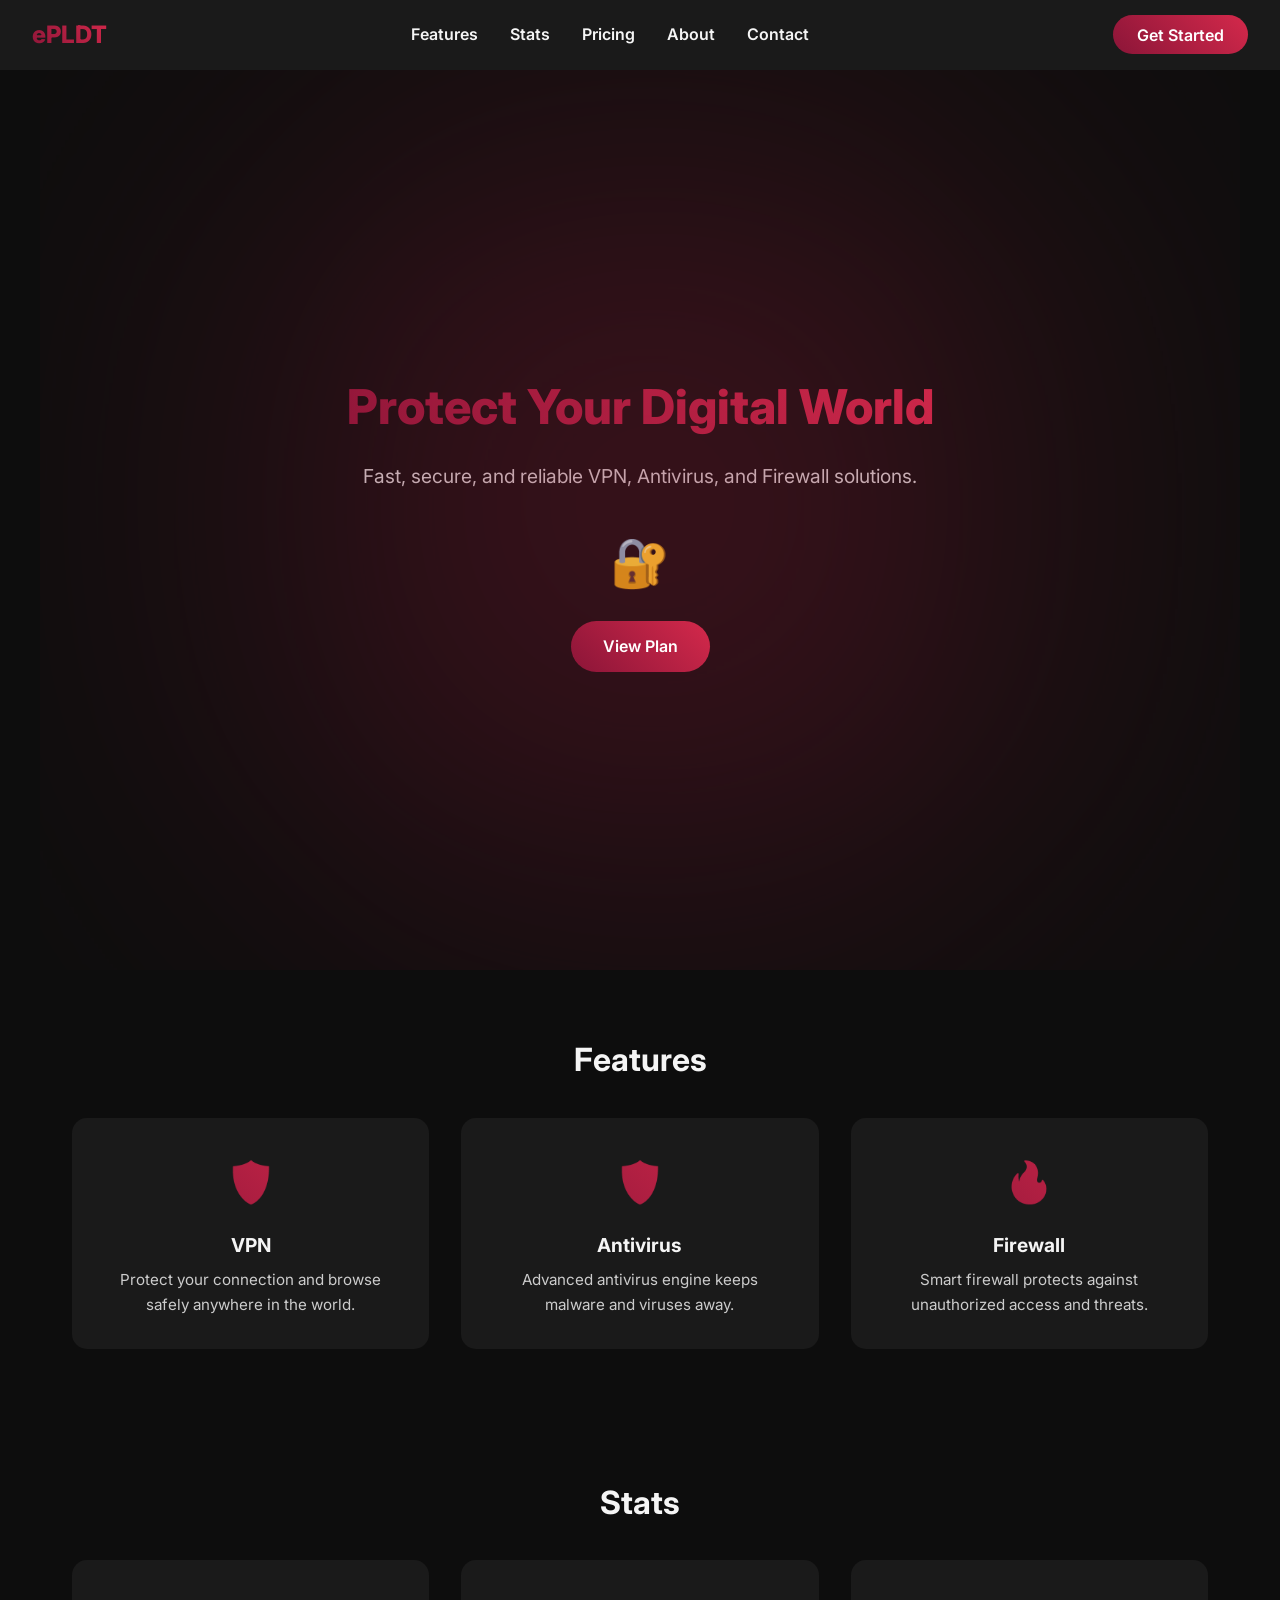
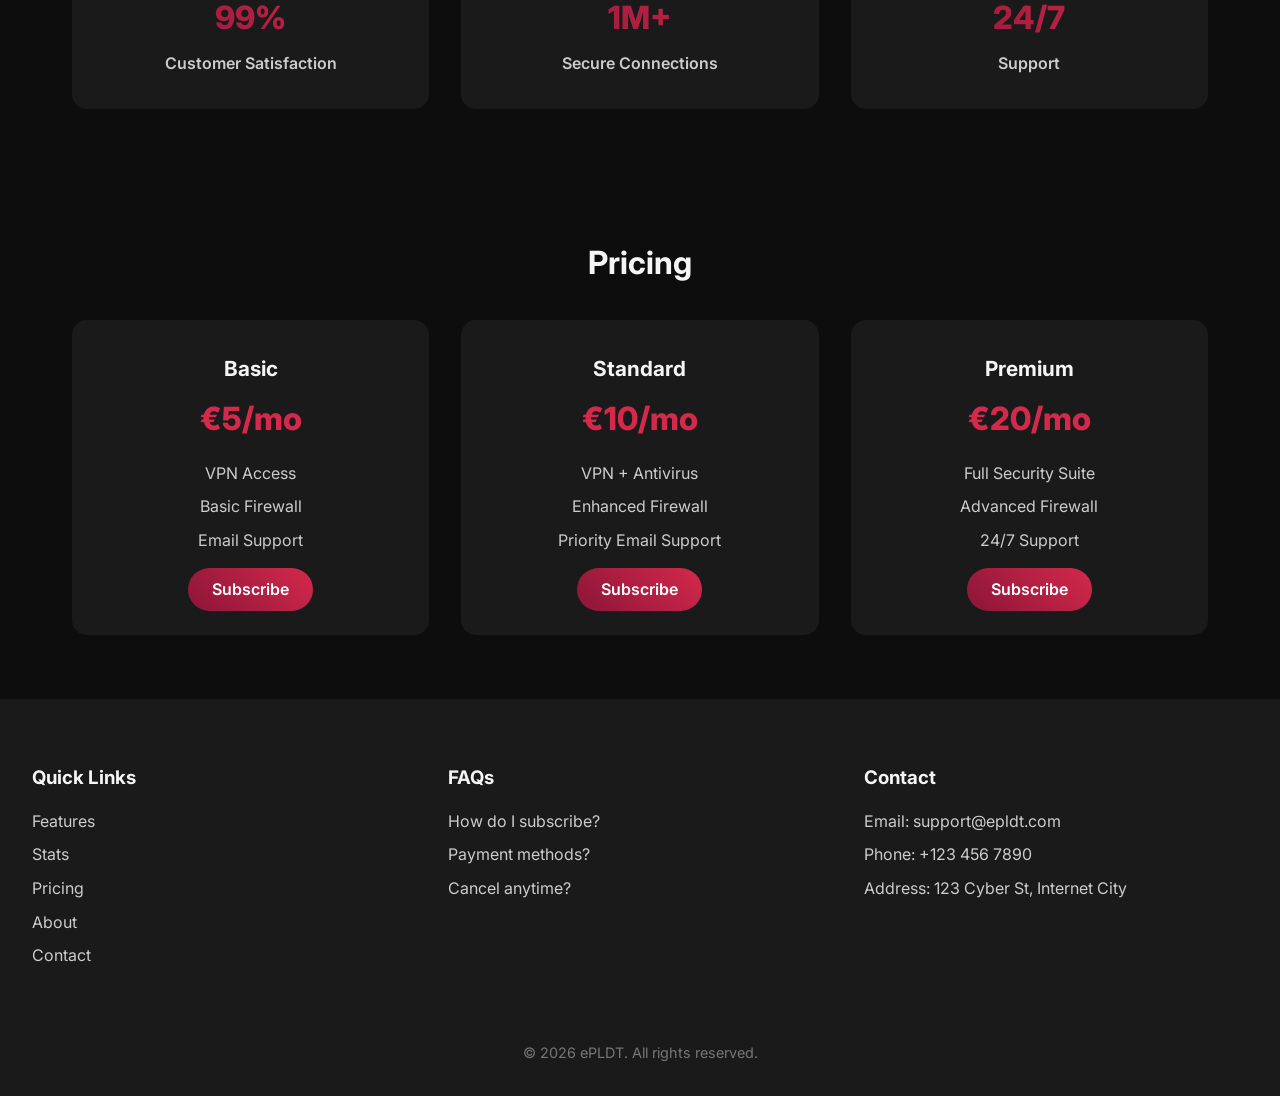
<file: index.html>
<!DOCTYPE html>
<html lang="en">
<head>
  <meta charset="UTF-8">
  <meta name="viewport" content="width=device-width, initial-scale=1.0">
  <link rel="icon" type="image/png" href="img/logo.png">
  <title>ePLDT</title>
  <link rel="icon" type="image/png" href="img/logo.png">
  <link href="https://fonts.googleapis.com/css2?family=Inter:wght@400;600;800&display=swap" rel="stylesheet">
  <link rel="stylesheet" href="style.css">
</head>
<body>

  <!-- Navbar -->
 <nav class="navbar">
  <a href="index.html"><div class="navbar__logo">ePLDT</div></a>

  <ul class="navbar__links">
    <li><a href="#features" class="navbar__link">Features</a></li>
    <li><a href="#stats" class="navbar__link">Stats</a></li>
    <li><a href="#pricing" class="navbar__link">Pricing</a></li>
    <li><a href="about.html" class="navbar__link">About</a></li>
    <li><a href="contact.html" class="navbar__link">Contact</a></li>
  </ul>

  <div id="navUser"></div>
</nav>

  <!-- Hero -->
  <section class="hero fade-in">
    <h1 class="hero__title">Protect Your Digital World</h1>
    <p class="hero__subtitle">Fast, secure, and reliable VPN, Antivirus, and Firewall solutions.</p>
    <div class="hero__icon">🔐</div>
    <a href="#pricing" class="hero__button">View Plan</a>
  </section>

  <!-- Features -->
  <section id="features" class="fade-in">
    <h2 class="section__title">Features</h2>
    <div class="features__grid">
      <div class="feature-card">
        <div class="feature-card__icon">🛡️</div>
        <h3 class="feature-card__title">VPN</h3>
        <p class="feature-card__desc">Protect your connection and browse safely anywhere in the world.</p>
      </div>
      <div class="feature-card">
        <div class="feature-card__icon">🛡️</div>
        <h3 class="feature-card__title">Antivirus</h3>
        <p class="feature-card__desc">Advanced antivirus engine keeps malware and viruses away.</p>
      </div>
      <div class="feature-card">
        <div class="feature-card__icon">🔥</div>
        <h3 class="feature-card__title">Firewall</h3>
        <p class="feature-card__desc">Smart firewall protects against unauthorized access and threats.</p>
      </div>
    </div>
  </section>

  <!-- Stats -->
  <section id="stats" class="fade-in">
    <h2 class="section__title">Stats</h2>
    <div class="stats__grid">
      <div class="stat-card">
        <div class="stat-card__number">99%</div>
        <div class="stat-card__label">Customer Satisfaction</div>
      </div>
      <div class="stat-card">
        <div class="stat-card__number">1M+</div>
        <div class="stat-card__label">Secure Connections</div>
      </div>
      <div class="stat-card">
        <div class="stat-card__number">24/7</div>
        <div class="stat-card__label">Support</div>
      </div>
    </div>
  </section>

  <!-- Pricing -->
  <section id="pricing" class="fade-in">
    <h2 class="section__title">Pricing</h2>
    <div class="pricing__grid">
      <div class="pricing-card">
        <h3 class="pricing-card__title">Basic</h3>
        <div class="pricing-card__price">€5/mo</div>
        <ul class="pricing-card__features">
          <li>VPN Access</li>
          <li>Basic Firewall</li>
          <li>Email Support</li>
        </ul>
        <a href="checkout.html" class="pricing-card__button" data-plan="Basic">Subscribe</a>
      </div>
      <div class="pricing-card">
        <h3 class="pricing-card__title">Standard</h3>
        <div class="pricing-card__price">€10/mo</div>
        <ul class="pricing-card__features">
          <li>VPN + Antivirus</li>
          <li>Enhanced Firewall</li>
          <li>Priority Email Support</li>
        </ul>
        <a href="checkout.html" class="pricing-card__button" data-plan="Standard">Subscribe</a>
      </div>
      <div class="pricing-card">
        <h3 class="pricing-card__title">Premium</h3>
        <div class="pricing-card__price">€20/mo</div>
        <ul class="pricing-card__features">
          <li>Full Security Suite</li>
          <li>Advanced Firewall</li>
          <li>24/7 Support</li>
        </ul>
        <a href="checkout.html" class="pricing-card__button" data-plan="Premium">Subscribe</a>
      </div>
    </div>
  </section>

  <!-- Footer -->
  <footer class="footer fade-in">
    <div class="footer__section">
      <h3 class="footer__title">Quick Links</h3>
      <ul class="footer__links">
        <li><a href="#features">Features</a></li>
        <li><a href="#stats">Stats</a></li>
        <li><a href="#pricing">Pricing</a></li>
        <li><a href="about.html">About</a></li>
        <li><a href="contact.html">Contact</a></li>
      </ul>
    </div>
    <div class="footer__section">
      <h3 class="footer__title">FAQs</h3>
      <ul class="footer__faqs">
        <li><a href="faqs.html">How do I subscribe?</a></li>
        <li><a href="faqs.html">Payment methods?</a></li>
        <li><a href="faqs.html">Cancel anytime?</a></li>
      </ul>
    </div>
    <div class="footer__section">
      <h3 class="footer__title">Contact</h3>
      <ul class="footer__contact">
        <li>Email: support@epldt.com</li>
        <li>Phone: +123 456 7890</li>
        <li>Address: 123 Cyber St, Internet City</li>
      </ul>
    </div>
    <div class="footer__copyright">
      &copy; 2026 ePLDT. All rights reserved.
    </div>
  </footer>

  <script src="script.js"></script>
</body>
</html>
</file>
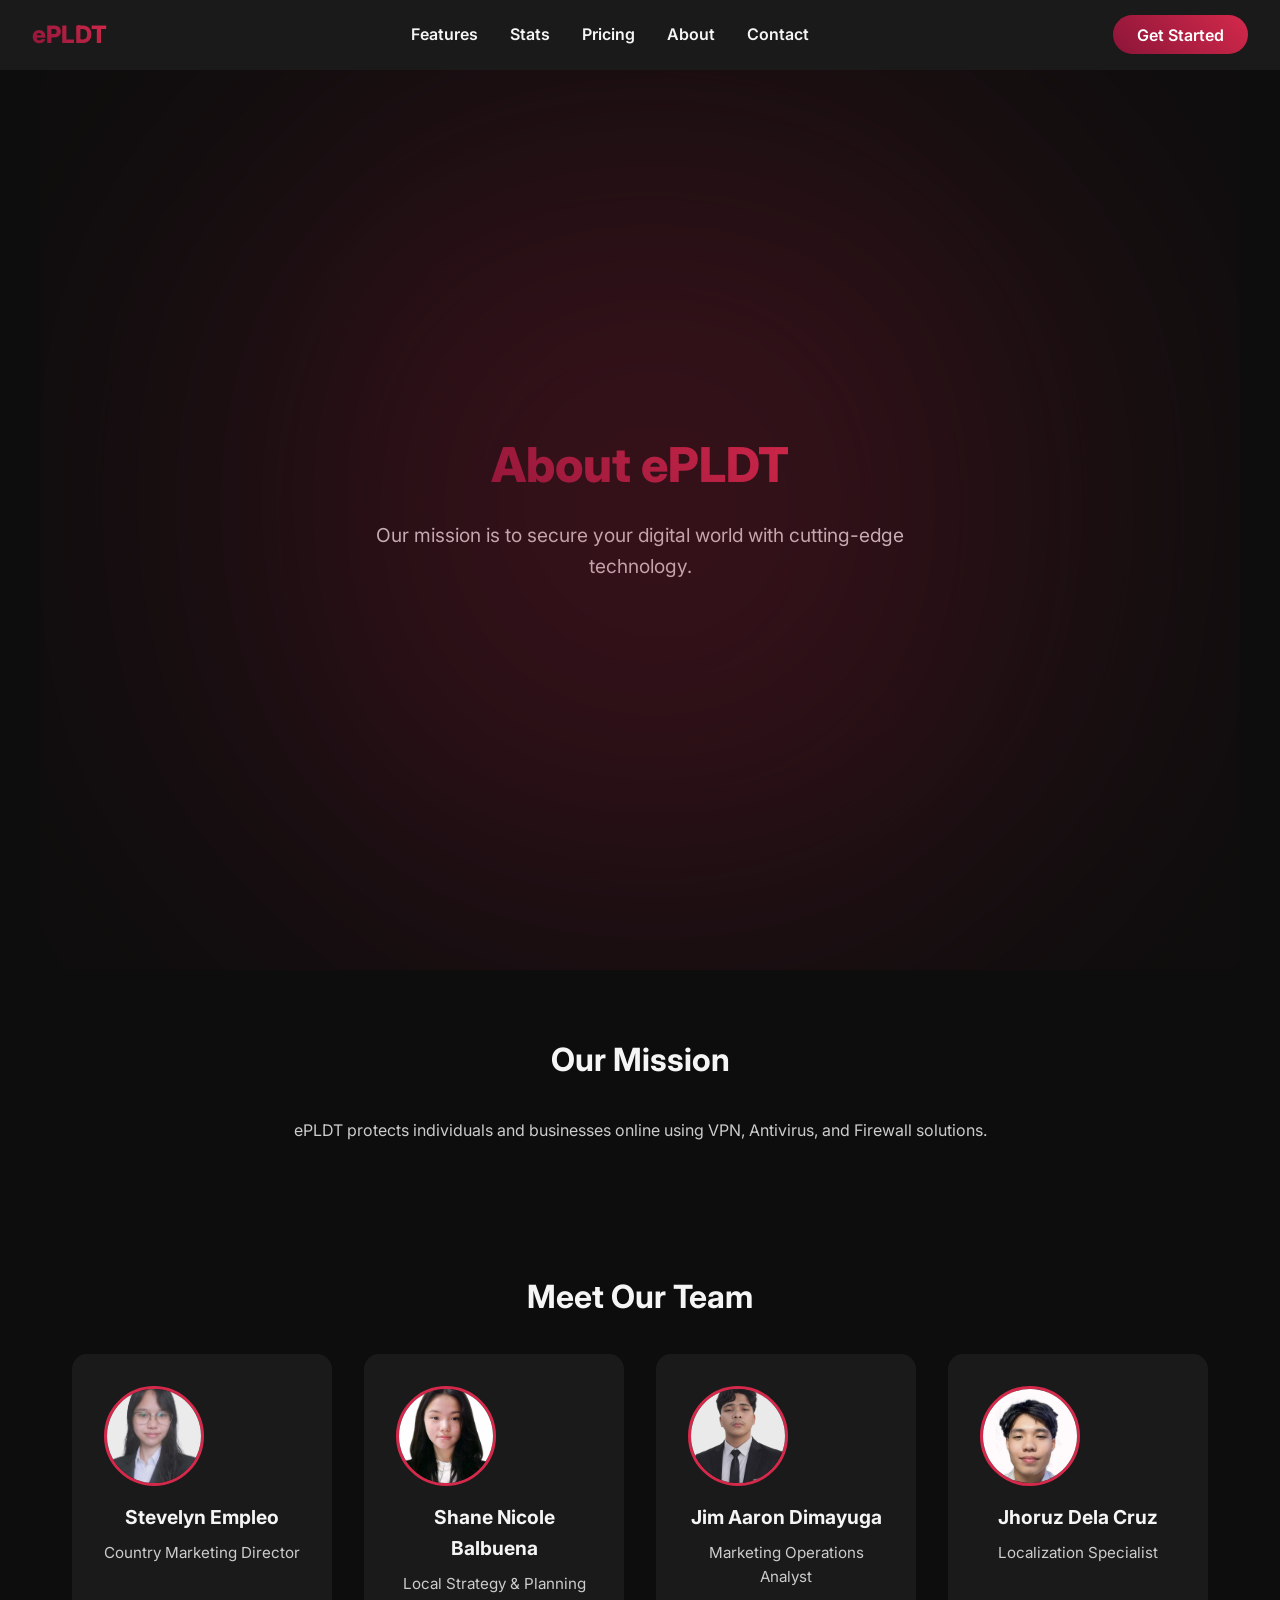
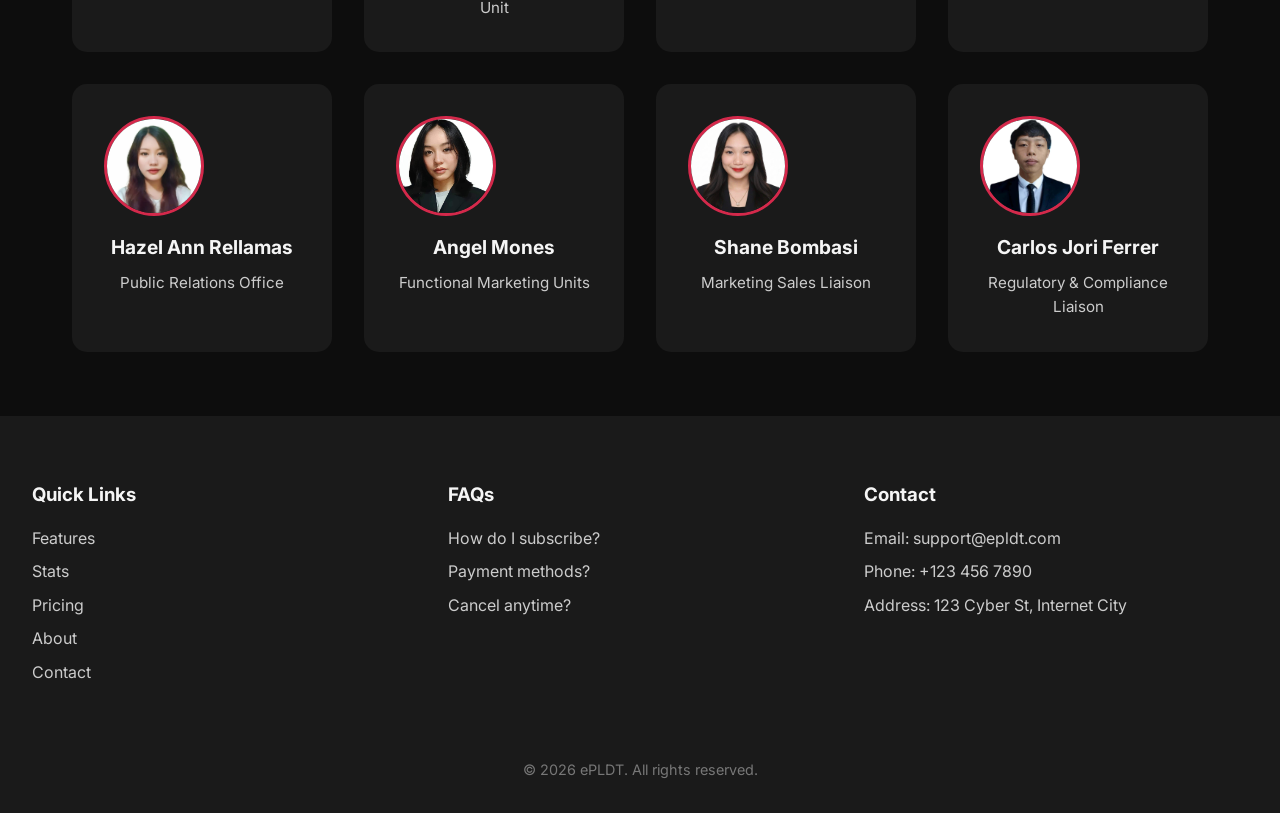
<file: about.html>
<!doctype html>
<html lang="en">
  <head>
    <meta charset="UTF-8" />
    <meta name="viewport" content="width=device-width, initial-scale=1.0" />
    <link rel="icon" type="image/png" href="img/logo.png">
    <title>About - ePLDT</title>
    <link
      href="https://fonts.googleapis.com/css2?family=Inter:wght@400;600;800&display=swap"
      rel="stylesheet"
    />
    <link rel="stylesheet" href="style.css" />
  </head>
  <body>
    <nav class="navbar">
      <a href="index.html"><div class="navbar__logo">ePLDT</div></a>
      <ul class="navbar__links">
        <li><a href="index.html#features" class="navbar__link">Features</a></li>
        <li><a href="index.html#stats" class="navbar__link">Stats</a></li>
        <li><a href="index.html#pricing" class="navbar__link">Pricing</a></li>
        <li><a href="about.html" class="navbar__link">About</a></li>
        <li><a href="contact.html" class="navbar__link">Contact</a></li>
      </ul>
      <div id="navUser"></div>
    </nav>

    <section class="hero fade-in">
      <h1 class="hero__title">About ePLDT</h1>
      <p class="hero__subtitle">
        Our mission is to secure your digital world with cutting-edge
        technology.
      </p>
    </section>

    <section class="fade-in">
      <h2 class="section__title">Our Mission</h2>
      <p
        style="
          text-align: center;
          color: #ccc;
          max-width: 700px;
          margin: 0 auto;
        "
      >
        ePLDT protects individuals and businesses online using VPN, Antivirus,
        and Firewall solutions.
      </p>
    </section>

    <section class="fade-in">
      <h2 class="section__title">Meet Our Team</h2>
      <div class="features__grid">
        <div class="feature-card">
          <img src="img/jhoy.jpg" class="feature-card__img" />
          <h3 class="feature-card__title">Stevelyn Empleo</h3>
          <p class="feature-card__desc">Country Marketing Director</p>
        </div>
        <div class="feature-card">
          <img src="img/shane.jpg" class="feature-card__img" />
          <h3 class="feature-card__title">Shane Nicole Balbuena</h3>
          <p class="feature-card__desc">Local Strategy & Planning Unit</p>
        </div>
        <div class="feature-card">
          <img src="img/jim.jpg"class="feature-card__img" />
          <h3 class="feature-card__title">Jim Aaron Dimayuga</h3>
          <p class="feature-card__desc">Marketing Operations Analyst</p>
        </div>
        <div class="feature-card">
          <img src="img/jhoruz.jpg" class="feature-card__img" />
          <h3 class="feature-card__title">Jhoruz Dela Cruz</h3>
          <p class="feature-card__desc">Localization Specialist</p>
        </div>
        <div class="feature-card">
          <img src="img/hazel.jpg" alt="Jordan" class="feature-card__img" />
          <h3 class="feature-card__title">Hazel Ann Rellamas</h3>
          <p class="feature-card__desc">Public Relations Office</p>
        </div>
        <div class="feature-card">
          <img src="img/angel.jpg" class="feature-card__img" />
          <h3 class="feature-card__title">Angel Mones</h3>
          <p class="feature-card__desc">Functional Marketing Units</p>
        </div>
        <div class="feature-card">
          <img src="img/bombasi.jpg" class="feature-card__img" />
          <h3 class="feature-card__title">Shane Bombasi</h3>
          <p class="feature-card__desc">Marketing Sales Liaison</p>
        </div>
        <div class="feature-card">
          <img src="img/jori.jpg"class="feature-card__img" />
          <h3 class="feature-card__title">Carlos Jori Ferrer</h3>
          <p class="feature-card__desc">Regulatory & Compliance Liaison</p>
        </div>
      </div>
    </section>

    <footer class="footer fade-in">
      <div class="footer__section">
        <h3 class="footer__title">Quick Links</h3>
        <ul class="footer__links">
          <li><a href="index.html#features">Features</a></li>
          <li><a href="index.html#stats">Stats</a></li>
          <li><a href="index.html#pricing">Pricing</a></li>
          <li><a href="about.html">About</a></li>
          <li><a href="contact.html">Contact</a></li>
        </ul>
      </div>
      <div class="footer__section">
        <h3 class="footer__title">FAQs</h3>
        <ul class="footer__faqs">
          <li><a href="faqs.html">How do I subscribe?</a></li>
          <li><a href="faqs.html">Payment methods?</a></li>
          <li><a href="faqs.html">Cancel anytime?</a></li>
        </ul>
      </div>
      <div class="footer__section">
        <h3 class="footer__title">Contact</h3>
        <ul class="footer__contact">
          <li>Email: support@epldt.com</li>
          <li>Phone: +123 456 7890</li>
          <li>Address: 123 Cyber St, Internet City</li>
        </ul>
      </div>
      <div class="footer__copyright">
        &copy; 2026 ePLDT. All rights reserved.
      </div>
    </footer>

    <script src="script.js"></script>
  </body>
</html>
</file>
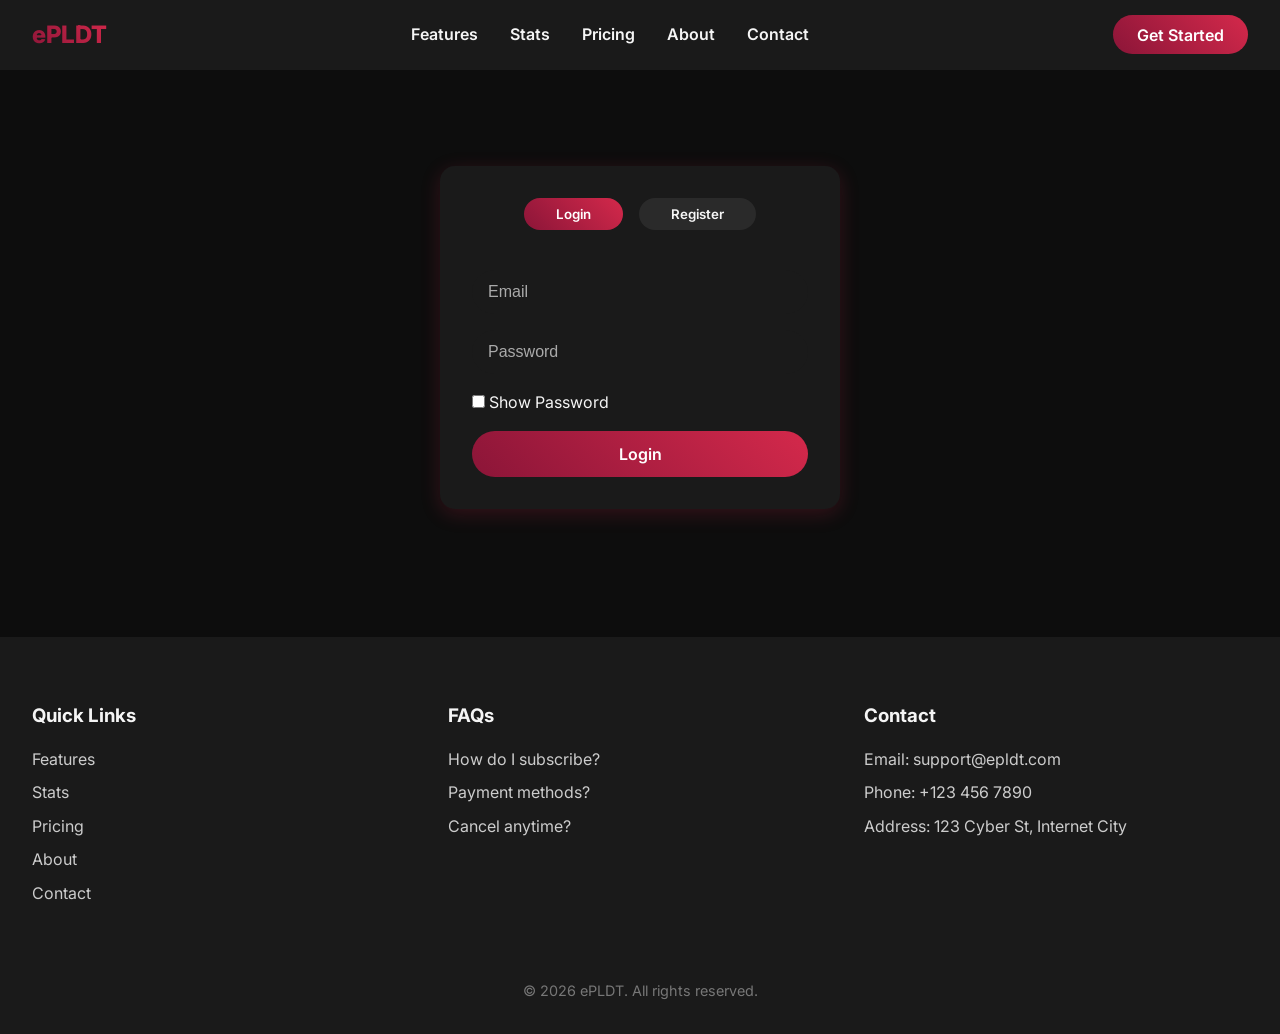
<file: auth.html>
<!doctype html>
<html lang="en">
  <head>
    <meta charset="UTF-8" />
    <meta name="viewport" content="width=device-width, initial-scale=1.0" />
    <link rel="icon" type="image/png" href="img/logo.png" />
    <title>ePLDT - Login / Register</title>
    <link
      href="https://fonts.googleapis.com/css2?family=Inter:wght@400;600;800&display=swap"
      rel="stylesheet"
    />
    <link rel="stylesheet" href="style.css" />
  </head>
  <body>
    <!-- Navbar -->
    <nav class="navbar">
      <a href="index.html"><div class="navbar__logo">ePLDT</div></a>
      <ul class="navbar__links">
        <li><a href="index.html#features" class="navbar__link">Features</a></li>
        <li><a href="index.html#stats" class="navbar__link">Stats</a></li>
        <li><a href="index.html#pricing" class="navbar__link">Pricing</a></li>
        <li><a href="about.html" class="navbar__link">About</a></li>
        <li><a href="contact.html" class="navbar__link">Contact</a></li>
      </ul>
      <div id="navUser"></div>
    </nav>

    <!-- Auth Container -->
    <section class="fade-in">
      <div class="auth-container">
        <div class="auth-toggle">
          <button id="loginBtn" class="toggle-btn active">Login</button>
          <button id="registerBtn" class="toggle-btn">Register</button>
        </div>

        <!-- Login Form -->
        <!-- Login Form -->
        <form id="loginForm" class="auth-form active">
          <input type="email" id="loginEmail" placeholder="Email" required />

          <input
            type="password"
            id="loginPassword"
            placeholder="Password"
            required
          />
          <label>
            <input type="checkbox" id="showLoginPassword" /> Show Password
          </label>

          <button type="submit" class="hero__button">Login</button>
        </form>
        <!-- Register Form -->
        <form id="registerForm" class="auth-form">
          <input
            type="text"
            id="registerName"
            placeholder="Full Name"
            required
          />

          <input type="email" id="registerEmail" placeholder="Email" required />

          <input
            type="password"
            id="registerPassword"
            placeholder="Password"
            required
          />

          <input
            type="password"
            id="confirmPassword"
            placeholder="Confirm Password"
            required
          />

          <label>
            <input type="checkbox" id="showRegisterPassword" /> Show Password
          </label>

          <button type="submit" class="hero__button">Register</button>
        </form>
      </div>
    </section>

    <footer class="footer fade-in">
      <div class="footer__section">
        <h3 class="footer__title">Quick Links</h3>
        <ul class="footer__links">
          <li><a href="index.html#features">Features</a></li>
          <li><a href="index.html#stats">Stats</a></li>
          <li><a href="index.html#pricing">Pricing</a></li>
          <li><a href="about.html">About</a></li>
          <li><a href="contact.html">Contact</a></li>
        </ul>
      </div>
      <div class="footer__section">
        <h3 class="footer__title">FAQs</h3>
        <ul class="footer__faqs">
          <li><a href="faqs.html">How do I subscribe?</a></li>
          <li><a href="faqs.html">Payment methods?</a></li>
          <li><a href="faqs.html">Cancel anytime?</a></li>
        </ul>
      </div>
      <div class="footer__section">
        <h3 class="footer__title">Contact</h3>
        <ul class="footer__contact">
          <li>Email: support@epldt.com</li>
          <li>Phone: +123 456 7890</li>
          <li>Address: 123 Cyber St, Internet City</li>
        </ul>
      </div>
      <div class="footer__copyright">
        &copy; 2026 ePLDT. All rights reserved.
      </div>
    </footer>

    <script src="script.js"></script>
    <script></script>
  </body>
</html>
</file>
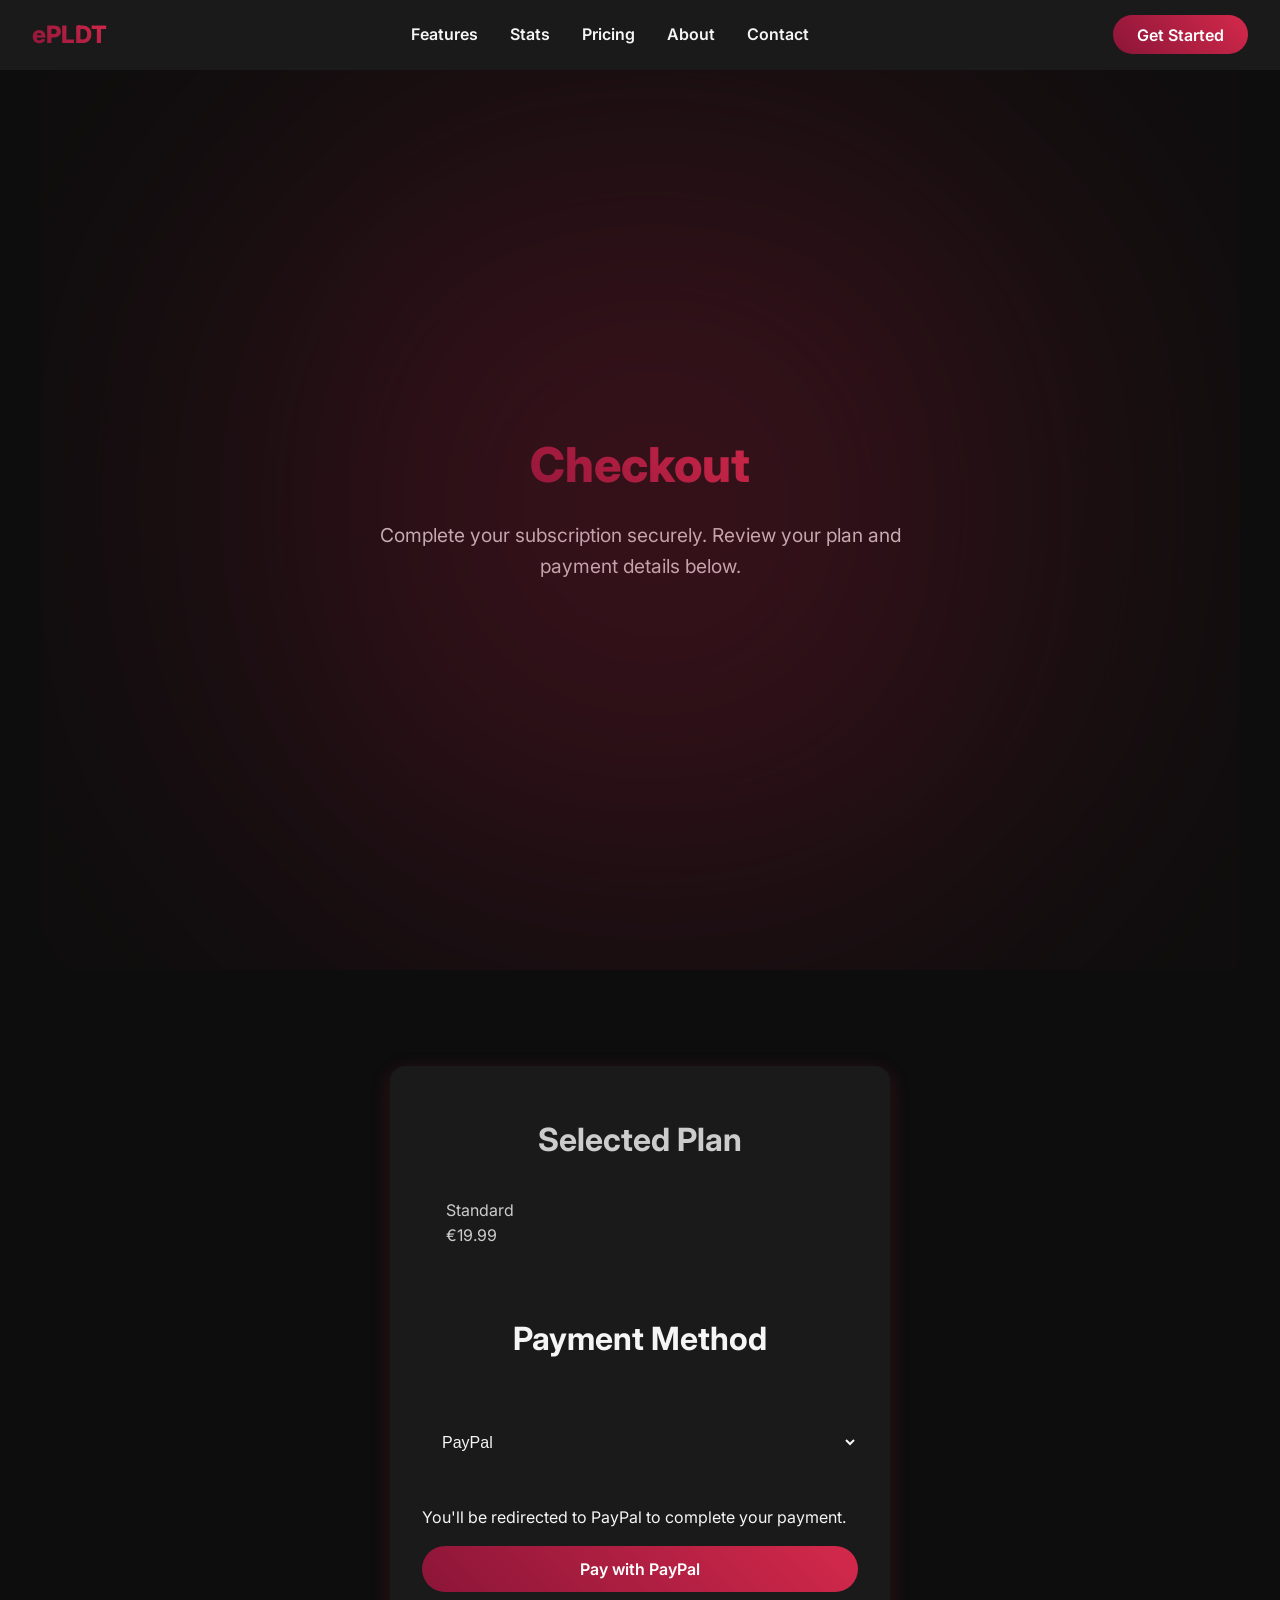
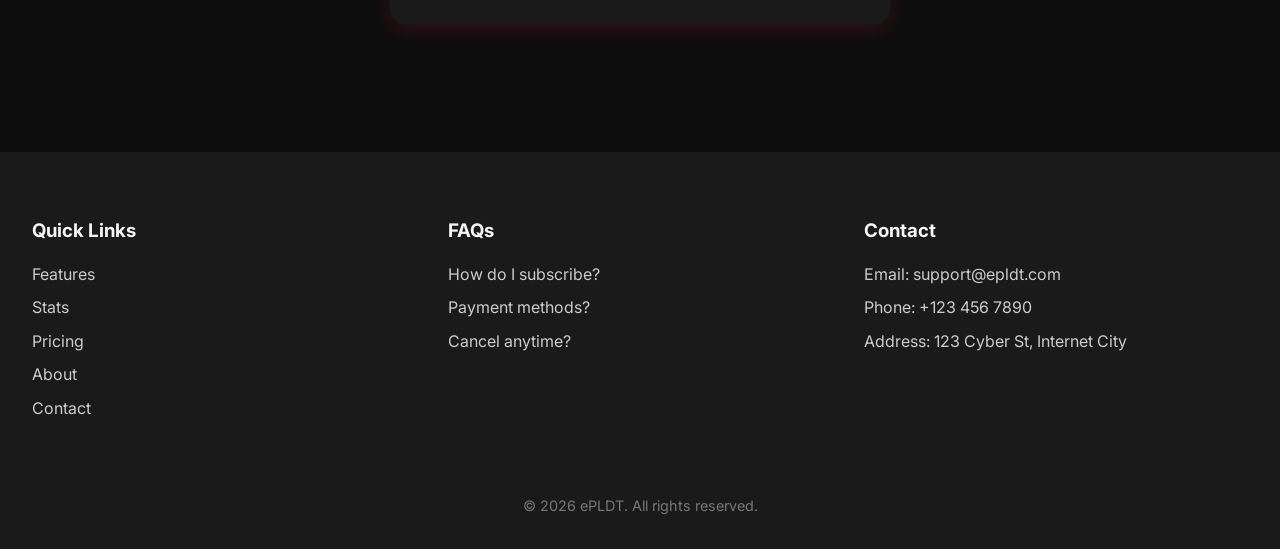
<file: checkout.html>
<!doctype html>
<html lang="en">
  <head>
    <meta charset="UTF-8" />
    <meta name="viewport" content="width=device-width, initial-scale=1.0" />
    <link rel="icon" type="image/png" href="img/logo.png">
    <title>Checkout - ePLDT</title>
    <link
      href="https://fonts.googleapis.com/css2?family=Inter:wght@400;600;800&display=swap"
      rel="stylesheet"
    />
    <link rel="stylesheet" href="style.css" />
  </head>
  <body>
    <!-- Navbar -->
    <nav class="navbar">
      <a href="index.html"><div class="navbar__logo">ePLDT</div></a>
      <ul class="navbar__links">
        <li><a href="index.html#features" class="navbar__link">Features</a></li>
        <li><a href="index.html#stats" class="navbar__link">Stats</a></li>
        <li><a href="index.html#pricing" class="navbar__link">Pricing</a></li>
        <li><a href="about.html" class="navbar__link">About</a></li>
        <li><a href="contact.html" class="navbar__link">Contact</a></li>
      </ul>
      <div id="navUser"></div>
    </nav>

    <!-- Hero -->
    <section class="hero fade-in">
      <h1 class="hero__title">Checkout</h1>
      <p class="hero__subtitle">
        Complete your subscription securely. Review your plan and payment
        details below.
      </p>
    </section>

    <!-- Checkout Form -->
    <section class="fade-in">
      <div class="checkout-container">
        <!-- Plan Summary -->
        <div class="plan-summary">
          <h3 class="section__title">Selected Plan</h3>
          <p id="planName">Plan: <strong>Standard</strong></p>
          <p id="planPrice">Price: <strong>€19.99</strong></p>
        </div>

        <!-- Payment Method -->
        <h3 class="section__title">Payment Method</h3>
        <select id="paymentMethod" class="payment-select">
          <option value="paypal">PayPal</option>
          <option value="creditcard">Credit Card</option>
          <option value="slovenska">Slovenská Bank Transfer</option>
        </select>

        <!-- PayPal Form -->
        <form id="paypalForm" class="payment-form active">
          <p>You'll be redirected to PayPal to complete your payment.</p>
          <button class="hero__button">Pay with PayPal</button>
        </form>

        <!-- Credit Card Form -->
        <form id="creditForm" class="payment-form">
          <input type="text" placeholder="Cardholder Name" required />
          <input type="text" placeholder="Card Number" required />

          <!-- Expiration -->
          <input type="text" placeholder="MM/YY" required />

          <!-- CVC -->
          <input type="text" placeholder="CVC" required />

          <input type="text" placeholder="Billing Address" required />
          <input type="text" placeholder="City / Postal Code" required />
          <button class="hero__button">Pay with Credit Card</button>
        </form>

        <!-- Slovenská Form -->
        <form id="slovenskaForm" class="payment-form">
          <input type="text" placeholder="Full Name" required />
          <input type="text" placeholder="IBAN" required />
          <input type="text" placeholder="Bank Name" required />
          <button class="hero__button">Pay via Bank Transfer</button>
        </form>
      </div>
    </section>

    <footer class="footer fade-in">
      <div class="footer__section">
        <h3 class="footer__title">Quick Links</h3>
        <ul class="footer__links">
          <li><a href="index.html#features">Features</a></li>
          <li><a href="index.html#stats">Stats</a></li>
          <li><a href="index.html#pricing">Pricing</a></li>
          <li><a href="about.html">About</a></li>
          <li><a href="contact.html">Contact</a></li>
        </ul>
      </div>
      <div class="footer__section">
        <h3 class="footer__title">FAQs</h3>
        <ul class="footer__faqs">
          <li><a href="faqs.html">How do I subscribe?</a></li>
          <li><a href="faqs.html">Payment methods?</a></li>
          <li><a href="faqs.html">Cancel anytime?</a></li>
        </ul>
      </div>
      <div class="footer__section">
        <h3 class="footer__title">Contact</h3>
        <ul class="footer__contact">
          <li>Email: support@epldt.com</li>
          <li>Phone: +123 456 7890</li>
          <li>Address: 123 Cyber St, Internet City</li>
        </ul>
      </div>
      <div class="footer__copyright">
        &copy; 2026 ePLDT. All rights reserved.
      </div>
    </footer>

    <script src="script.js"></script>

  </body>
</html>
</file>
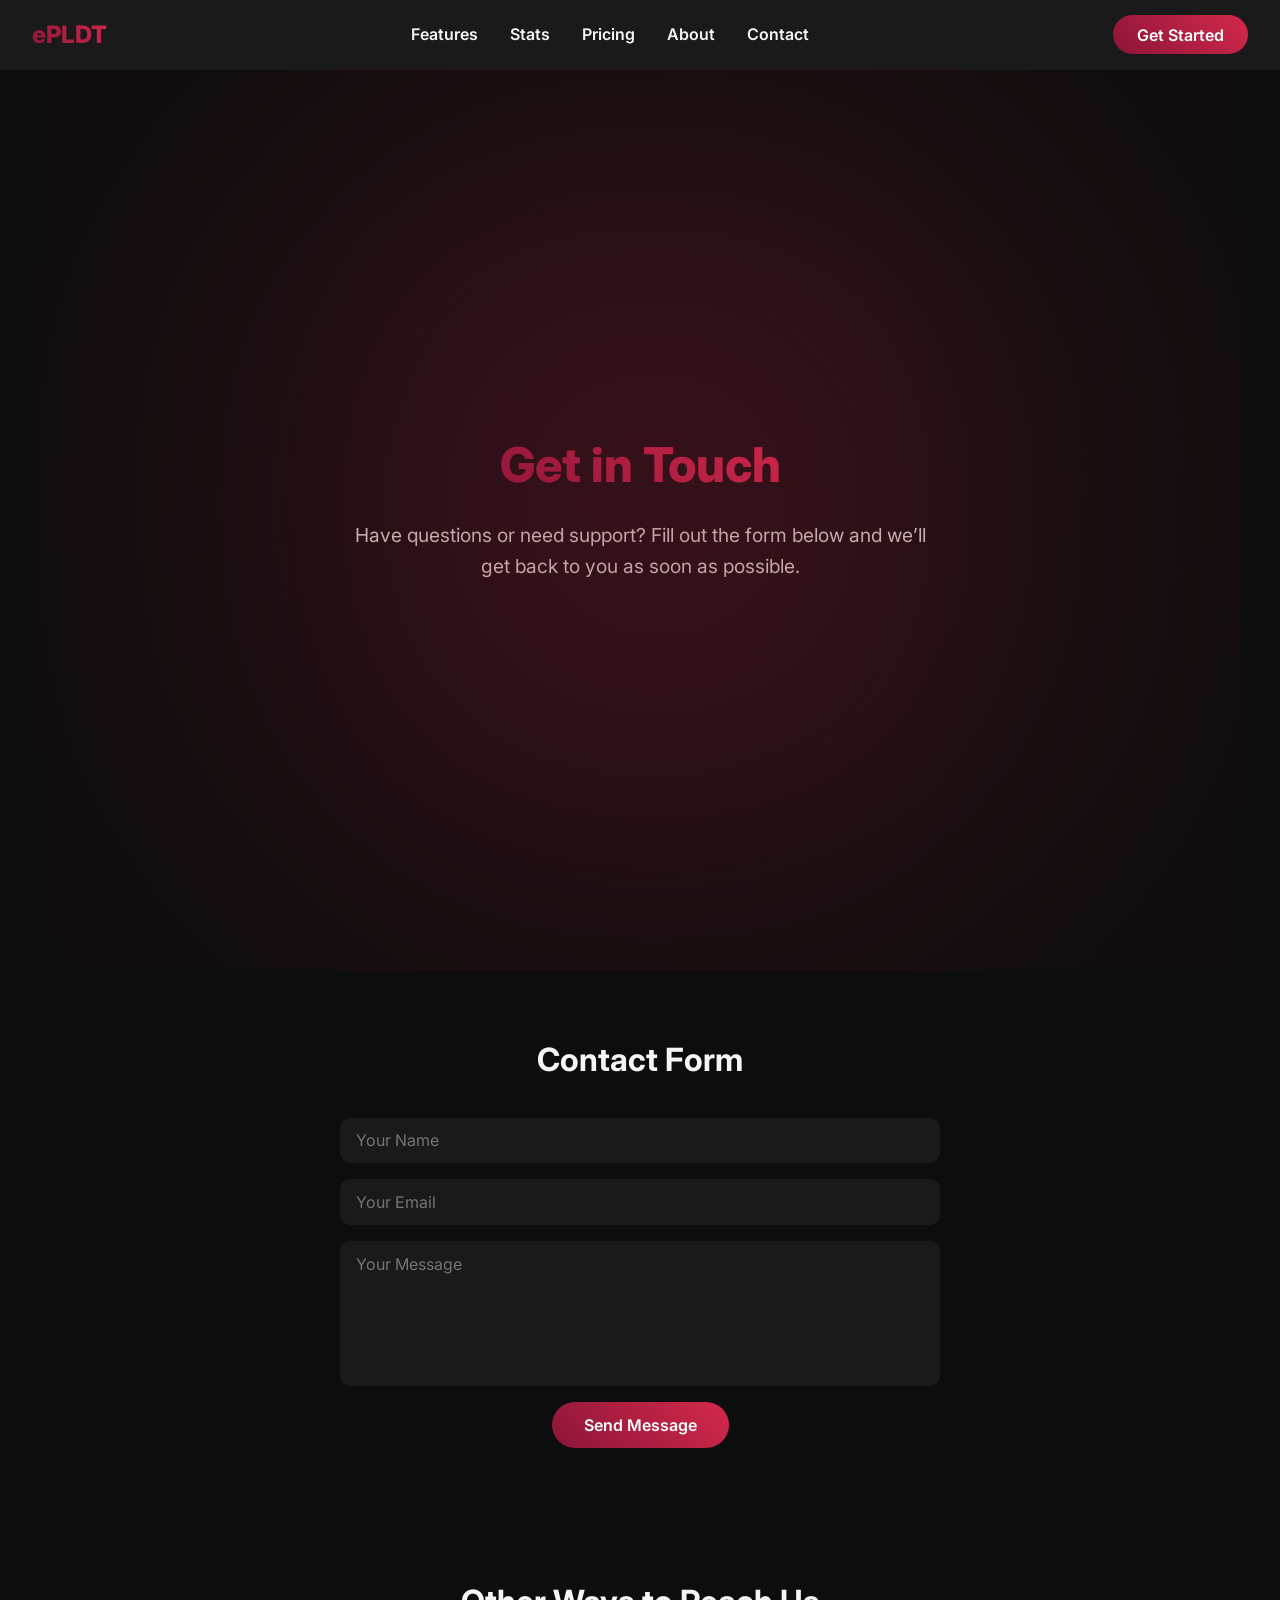
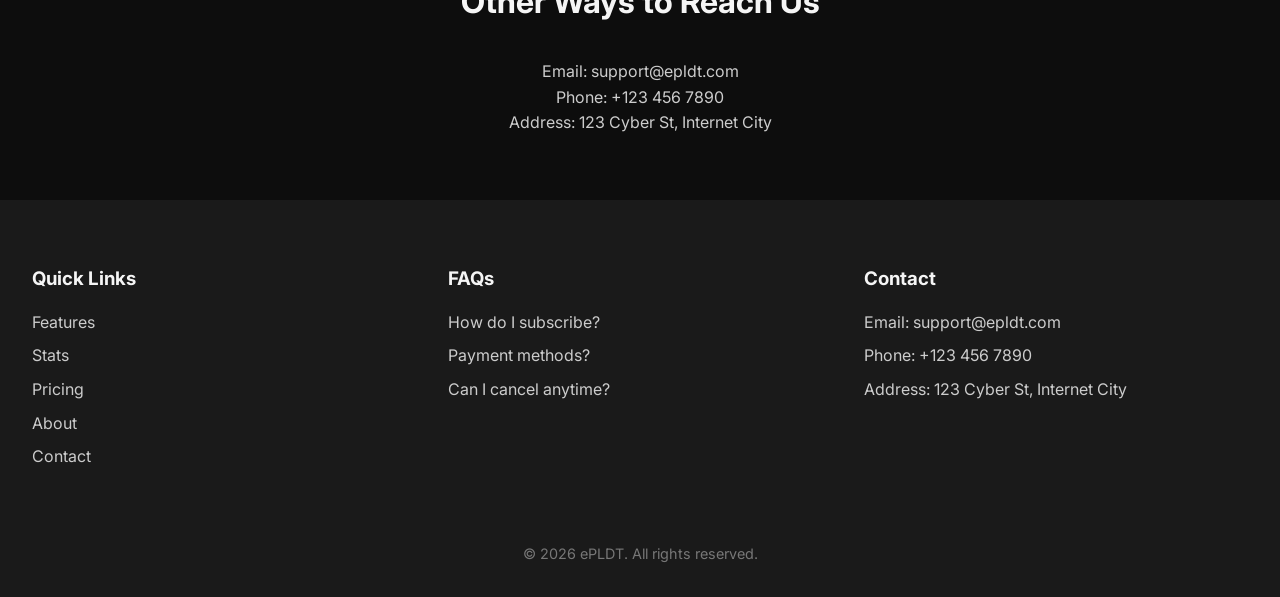
<file: contact.html>
<!DOCTYPE html>
<html lang="en">
<head>
  <meta charset="UTF-8">
  <meta name="viewport" content="width=device-width, initial-scale=1.0">
  <link rel="icon" type="image/png" href="img/logo.png">
  <title>Contact - ePLDT</title>
  <link href="https://fonts.googleapis.com/css2?family=Inter:wght@400;600;800&display=swap" rel="stylesheet">
  <link rel="stylesheet" href="style.css">
</head>
<body>

  <!-- Navbar -->
  <nav class="navbar">
    <a href="index.html"><div class="navbar__logo">ePLDT</div></a>
    <ul class="navbar__links">
      <li><a href="index.html#features" class="navbar__link">Features</a></li>
      <li><a href="index.html#stats" class="navbar__link">Stats</a></li>
      <li><a href="index.html#pricing" class="navbar__link">Pricing</a></li>
      <li><a href="about.html" class="navbar__link">About</a></li>
      <li><a href="contact.html" class="navbar__link">Contact</a></li>
    </ul>
    <div id="navUser"></div>
  </nav>

  <!-- Hero Section -->
  <section class="hero fade-in">
    <h1 class="hero__title">Get in Touch</h1>
    <p class="hero__subtitle">Have questions or need support? Fill out the form below and we’ll get back to you as soon as possible.</p>
  </section>

  <!-- Contact Form Section -->
  <section class="fade-in">
    <h2 class="section__title">Contact Form</h2>
    <form class="contact-form">
      <input type="text" name="name" placeholder="Your Name" required>
      <input type="email" name="email" placeholder="Your Email" required>
      <textarea name="message" placeholder="Your Message" rows="6" required></textarea>
      <button type="submit" class="hero__button">Send Message</button>
    </form>
  </section>

  <!-- Contact Info Section -->
  <section class="fade-in">
    <h2 class="section__title">Other Ways to Reach Us</h2>
    <div style="text-align:center; color:#ccc; max-width:600px; margin:0 auto;">
      <p>Email: support@epldt.com</p>
      <p>Phone: +123 456 7890</p>
      <p>Address: 123 Cyber St, Internet City</p>
    </div>
  </section>

  <!-- Footer -->
  <footer class="footer fade-in" id="contact">
    <div class="footer__section">
      <h3 class="footer__title">Quick Links</h3>
      <ul class="footer__links">
        <li><a href="index.html#features">Features</a></li>
        <li><a href="index.html#stats">Stats</a></li>
        <li><a href="index.html#pricing">Pricing</a></li>
        <li><a href="about.html">About</a></li>
        <li><a href="contact.html">Contact</a></li>
      </ul>
    </div>
    <div class="footer__section">
      <h3 class="footer__title">FAQs</h3>
      <ul class="footer__faqs">
        <li><a href="#">How do I subscribe?</a></li>
        <li><a href="#">Payment methods?</a></li>
        <li><a href="#">Can I cancel anytime?</a></li>
      </ul>
    </div>
    <div class="footer__section">
      <h3 class="footer__title">Contact</h3>
      <ul class="footer__contact">
        <li>Email: support@epldt.com</li>
        <li>Phone: +123 456 7890</li>
        <li>Address: 123 Cyber St, Internet City</li>
      </ul>
    </div>
    <div class="footer__copyright">
      &copy; 2026 ePLDT. All rights reserved.
    </div>
  </footer>

  <script src="script.js"></script>

</body>
</html>
</file>
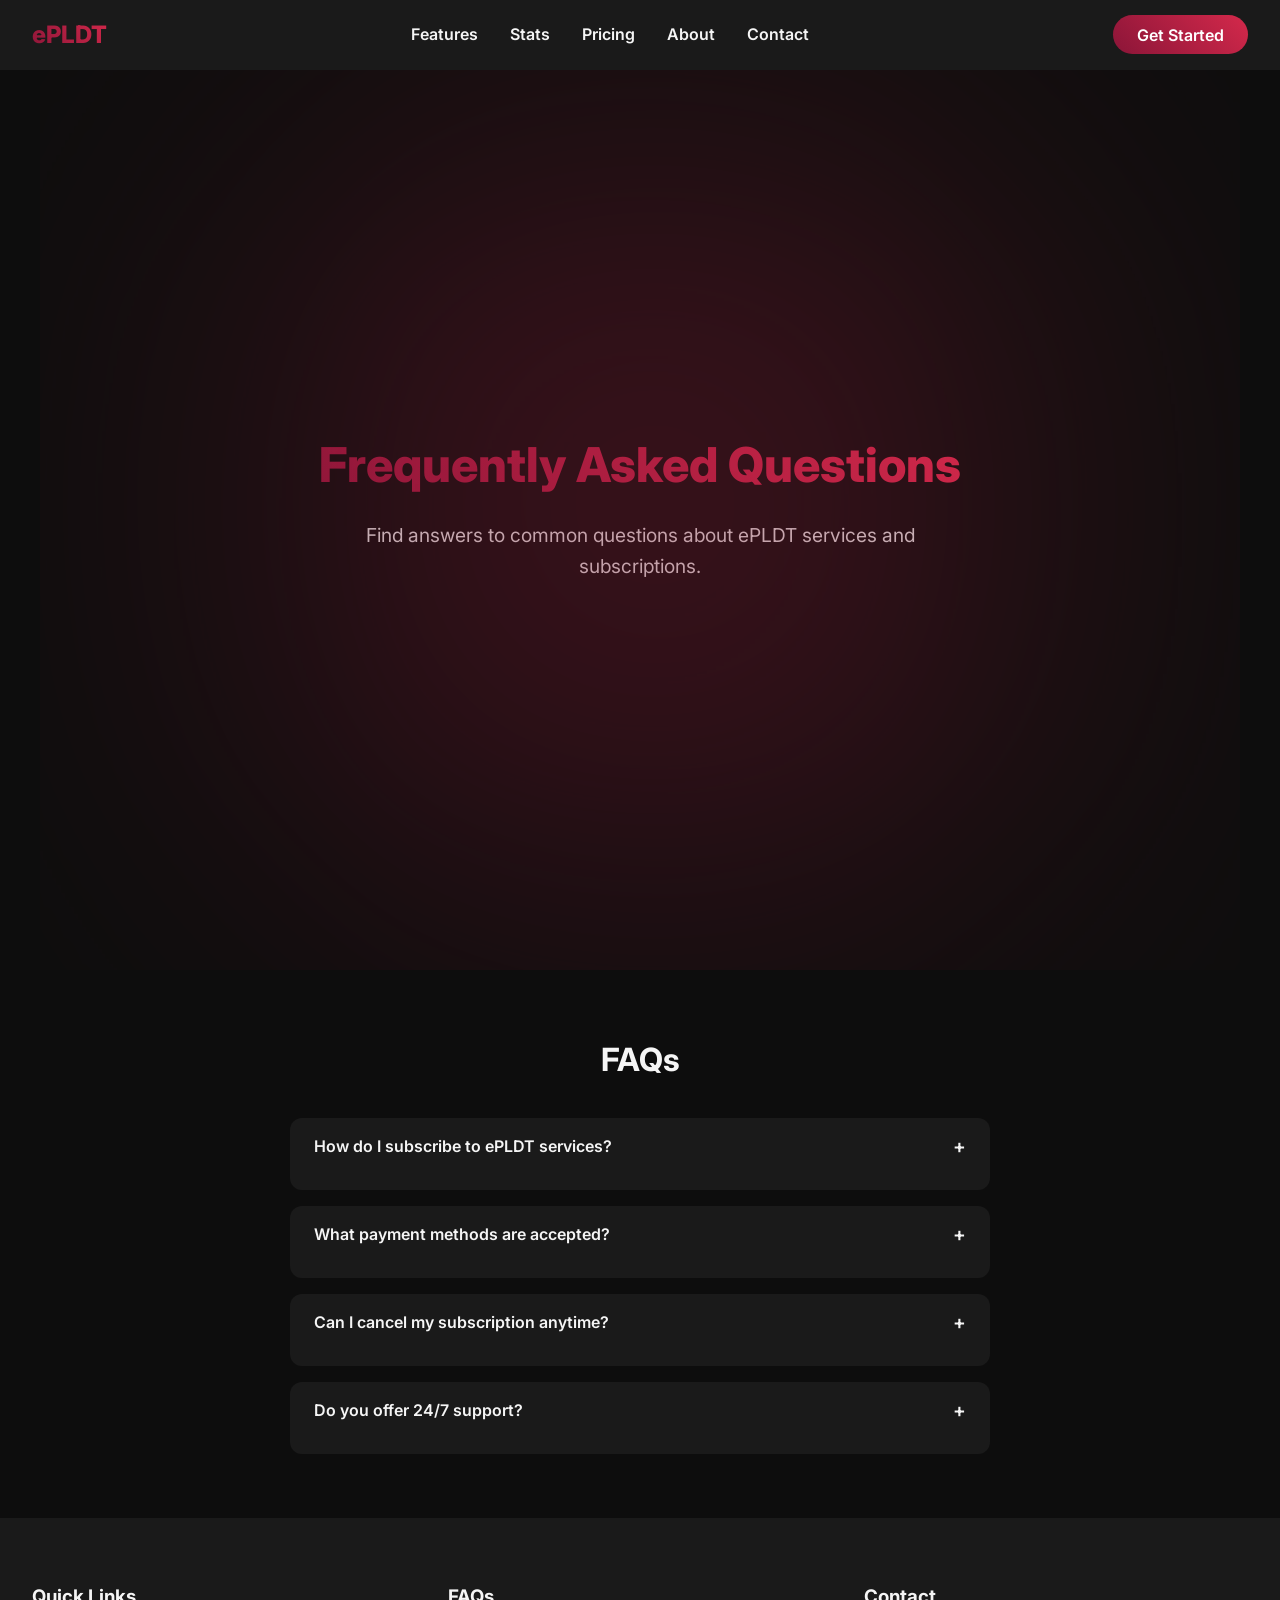
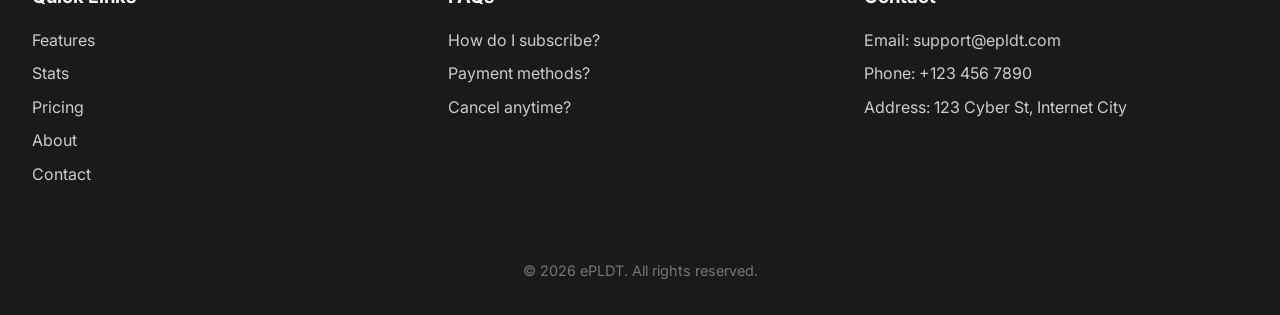
<file: faqs.html>
<!doctype html>
<html lang="en">
  <head>
    <meta charset="UTF-8" />
    <meta name="viewport" content="width=device-width, initial-scale=1.0" />
    <link rel="icon" type="image/png" href="img/logo.png">
    <title>FAQs - ePLDT</title>
    <link
      href="https://fonts.googleapis.com/css2?family=Inter:wght@400;600;800&display=swap"
      rel="stylesheet"
    />
    <link rel="stylesheet" href="style.css" />
  </head>
  <body>
    <!-- Navbar -->
    <nav class="navbar">
      <a href="index.html"><div class="navbar__logo">ePLDT</div></a>
      <ul class="navbar__links">
        <li><a href="index.html#features" class="navbar__link">Features</a></li>
        <li><a href="index.html#stats" class="navbar__link">Stats</a></li>
        <li><a href="index.html#pricing" class="navbar__link">Pricing</a></li>
        <li><a href="about.html" class="navbar__link">About</a></li>
        <li><a href="contact.html" class="navbar__link">Contact</a></li>
      </ul>
      <div id="navUser"></div>
    </nav>

    <!-- Hero -->
    <section class="hero fade-in">
      <h1 class="hero__title">Frequently Asked Questions</h1>
      <p class="hero__subtitle">
        Find answers to common questions about ePLDT services and subscriptions.
      </p>
    </section>

    <!-- FAQs Section -->
    <section class="fade-in">
      <h2 class="section__title">FAQs</h2>
      <div class="faq-container">
        <div class="faq-item">
          <button class="faq-question">
            How do I subscribe to ePLDT services?
          </button>
          <div class="faq-answer">
            <p>
              You can subscribe by choosing a plan on our pricing page and
              creating an account.
            </p>
          </div>
        </div>
        <div class="faq-item">
          <button class="faq-question">
            What payment methods are accepted?
          </button>
          <div class="faq-answer">
            <p>We accept credit/debit cards, PayPal, and Slovenská Bank.</p>
          </div>
        </div>
        <div class="faq-item">
          <button class="faq-question">
            Can I cancel my subscription anytime?
          </button>
          <div class="faq-answer">
            <p>
              Yes, you can cancel your subscription anytime from your account
              settings.
            </p>
          </div>
        </div>
        <div class="faq-item">
          <button class="faq-question">Do you offer 24/7 support?</button>
          <div class="faq-answer">
            <p>
              Yes, our support team is available 24/7 for any issues or
              inquiries.
            </p>
          </div>
        </div>
      </div>
    </section>

    <!-- Footer -->
    <footer class="footer fade-in">
      <div class="footer__section">
        <h3 class="footer__title">Quick Links</h3>
        <ul class="footer__links">
          <li><a href="index.html#features">Features</a></li>
          <li><a href="index.html#stats">Stats</a></li>
          <li><a href="index.html#pricing">Pricing</a></li>
          <li><a href="about.html">About</a></li>
          <li><a href="contact.html">Contact</a></li>
        </ul>
      </div>
      <div class="footer__section">
        <h3 class="footer__title">FAQs</h3>
        <ul class="footer__faqs">
          <li><a href="faqs.html">How do I subscribe?</a></li>
          <li><a href="faqs.html">Payment methods?</a></li>
          <li><a href="faqs.html">Cancel anytime?</a></li>
        </ul>
      </div>
      <div class="footer__section">
        <h3 class="footer__title">Contact</h3>
        <ul class="footer__contact">
          <li>Email: support@epldt.com</li>
          <li>Phone: +123 456 7890</li>
          <li>Address: 123 Cyber St, Internet City</li>
        </ul>
      </div>
      <div class="footer__copyright">
        &copy; 2026 ePLDT. All rights reserved.
      </div>
    </footer>

    <script src="script.js"></script>
  </body>
</html>
</file>
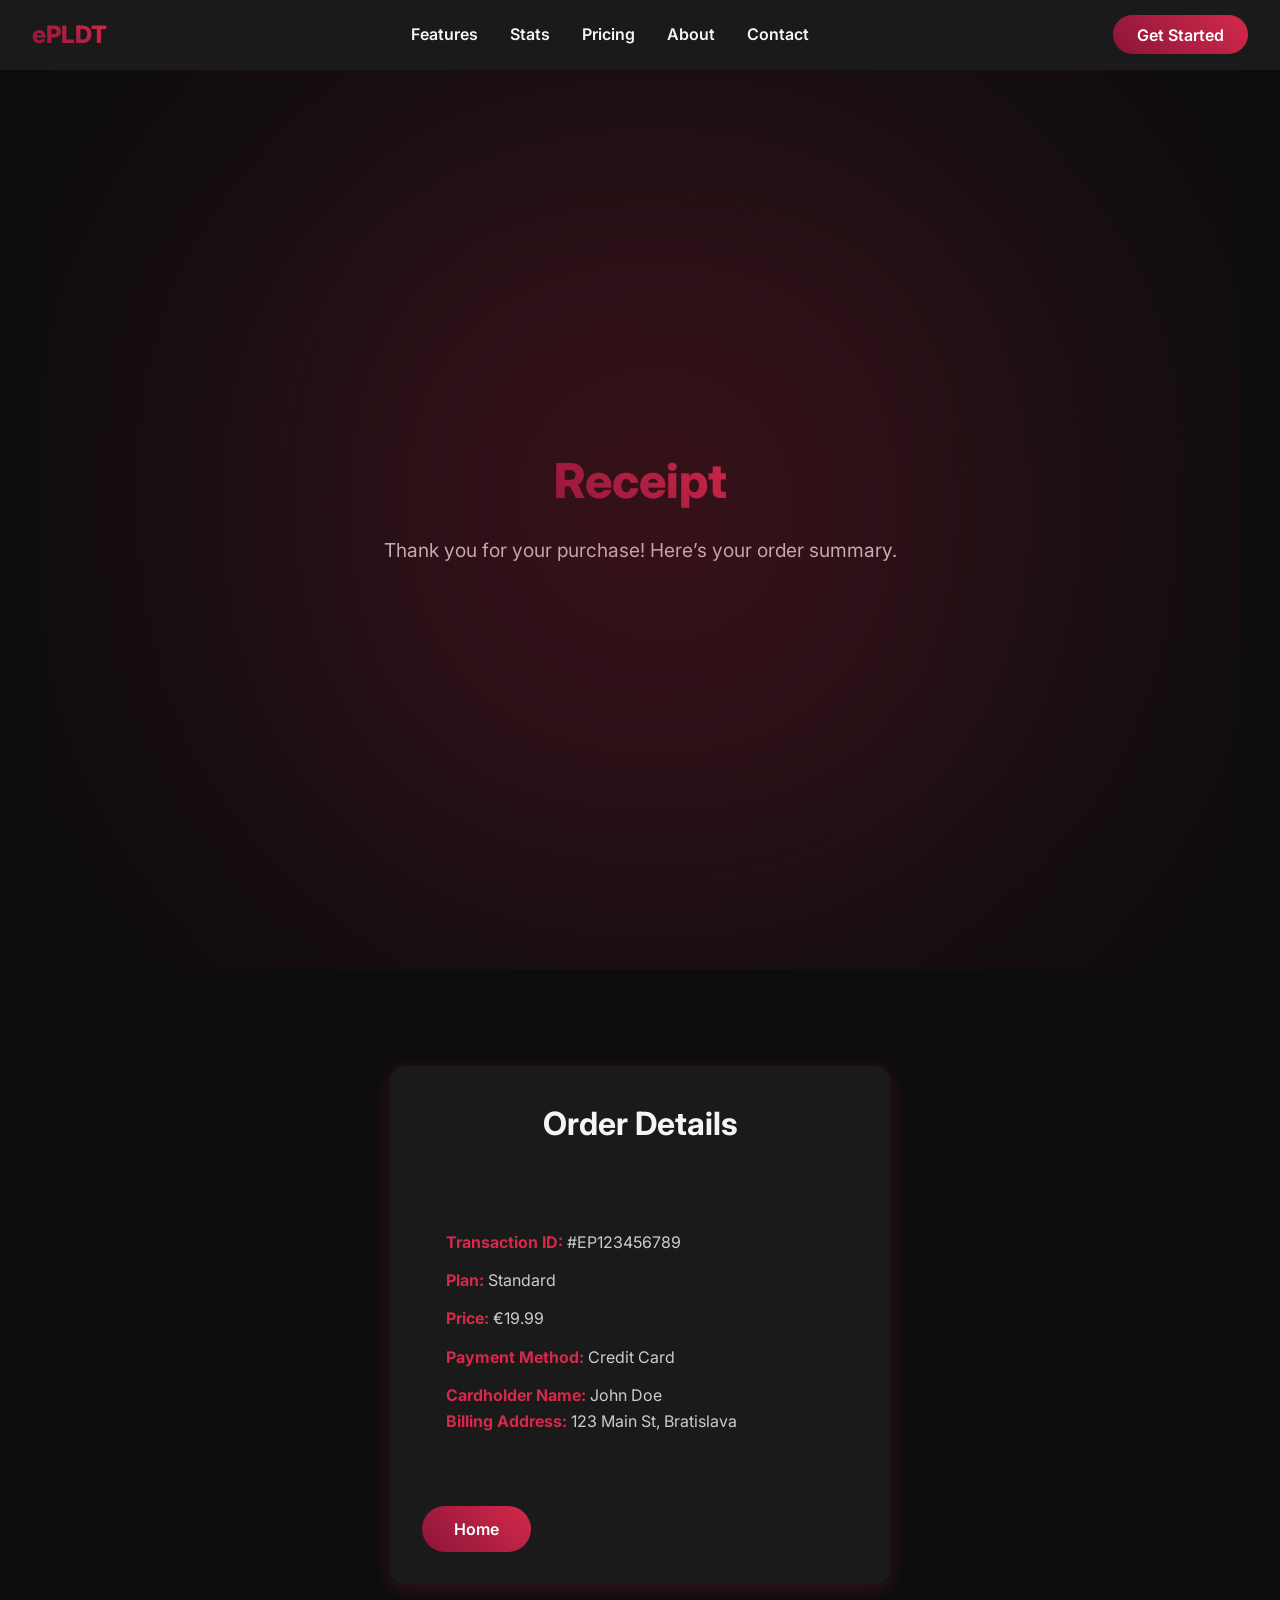
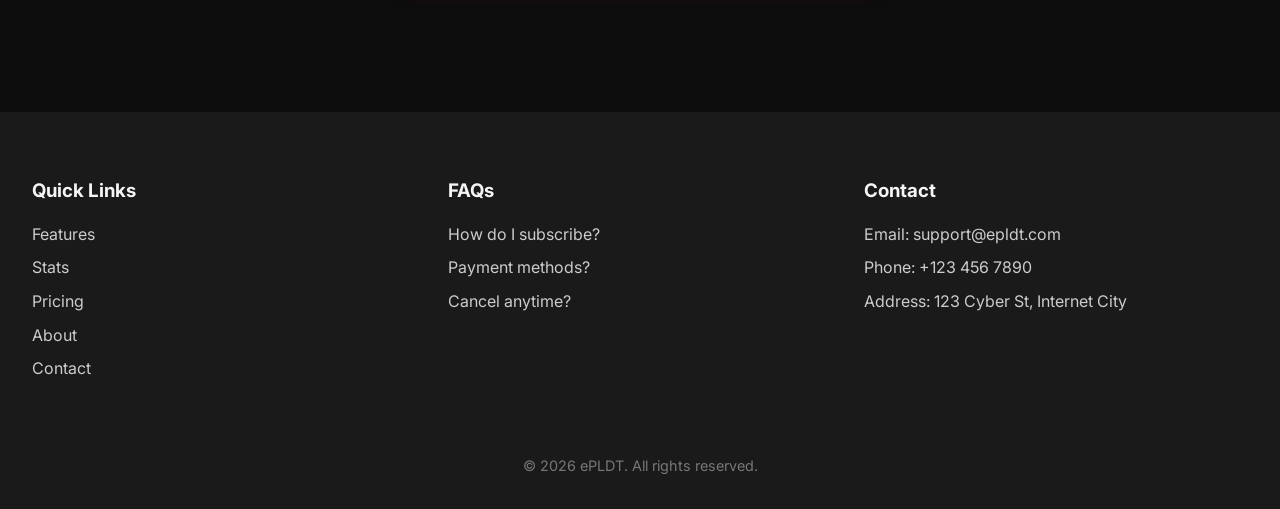
<file: receipt.html>
<!doctype html>
<html lang="en">
  <head>
    <meta charset="UTF-8" />
    <meta name="viewport" content="width=device-width, initial-scale=1.0" />
    <link rel="icon" type="image/png" href="img/logo.png">
    <title>Receipt - ePLDT</title>
    <link
      href="https://fonts.googleapis.com/css2?family=Inter:wght@400;600;800&display=swap"
      rel="stylesheet"
    />
    <link rel="stylesheet" href="style.css" />
  </head>
  <body>
    <!-- Navbar -->
    <nav class="navbar">
      <a href="index.html"><div class="navbar__logo">ePLDT</div></a>
      <ul class="navbar__links">
        <li><a href="index.html#features" class="navbar__link">Features</a></li>
        <li><a href="index.html#stats" class="navbar__link">Stats</a></li>
        <li><a href="index.html#pricing" class="navbar__link">Pricing</a></li>
        <li><a href="about.html" class="navbar__link">About</a></li>
        <li><a href="contact.html" class="navbar__link">Contact</a></li>
      </ul>
      <div id="navUser"></div>
    </nav>

    <!-- Hero -->
    <section class="hero fade-in">
      <h1 class="hero__title">Receipt</h1>
      <p class="hero__subtitle">
        Thank you for your purchase! Here’s your order summary.
      </p>
    </section>

    <!-- Receipt Container -->
    <section class="fade-in" id="receiptPage">
      <div class="checkout-container">
        <h3 class="section__title">Order Details</h3>

        <div class="receipt-card">
          <p>
            <strong>Transaction ID:</strong>
            <span id="txnId">#EP123456789</span>
          </p>
          <p><strong>Plan:</strong> <span id="planName">Standard</span></p>
          <p><strong>Price:</strong> <span id="planPrice">€19.99</span></p>
          <p>
            <strong>Payment Method:</strong>
            <span id="paymentMethod">Credit Card</span>
          </p>

          <div id="billingInfo">
            <p><strong>Cardholder Name:</strong> John Doe</p>
            <p><strong>Billing Address:</strong> 123 Main St, Bratislava</p>
          </div>
        </div>

        <a href="index.html"><button class="hero__button">Home</button></a>
      </div>
    </section>

    <footer class="footer fade-in">
      <div class="footer__section">
        <h3 class="footer__title">Quick Links</h3>
        <ul class="footer__links">
          <li><a href="index.html#features">Features</a></li>
          <li><a href="index.html#stats">Stats</a></li>
          <li><a href="index.html#pricing">Pricing</a></li>
          <li><a href="about.html">About</a></li>
          <li><a href="contact.html">Contact</a></li>
        </ul>
      </div>
      <div class="footer__section">
        <h3 class="footer__title">FAQs</h3>
        <ul class="footer__faqs">
          <li><a href="faqs.html">How do I subscribe?</a></li>
          <li><a href="faqs.html">Payment methods?</a></li>
          <li><a href="faqs.html">Cancel anytime?</a></li>
        </ul>
      </div>
      <div class="footer__section">
        <h3 class="footer__title">Contact</h3>
        <ul class="footer__contact">
          <li>Email: support@epldt.com</li>
          <li>Phone: +123 456 7890</li>
          <li>Address: 123 Cyber St, Internet City</li>
        </ul>
      </div>
      <div class="footer__copyright">
        &copy; 2026 ePLDT. All rights reserved.
      </div>
    </footer>

    <script src="script.js"></script>

  </body>
</html>
</file>
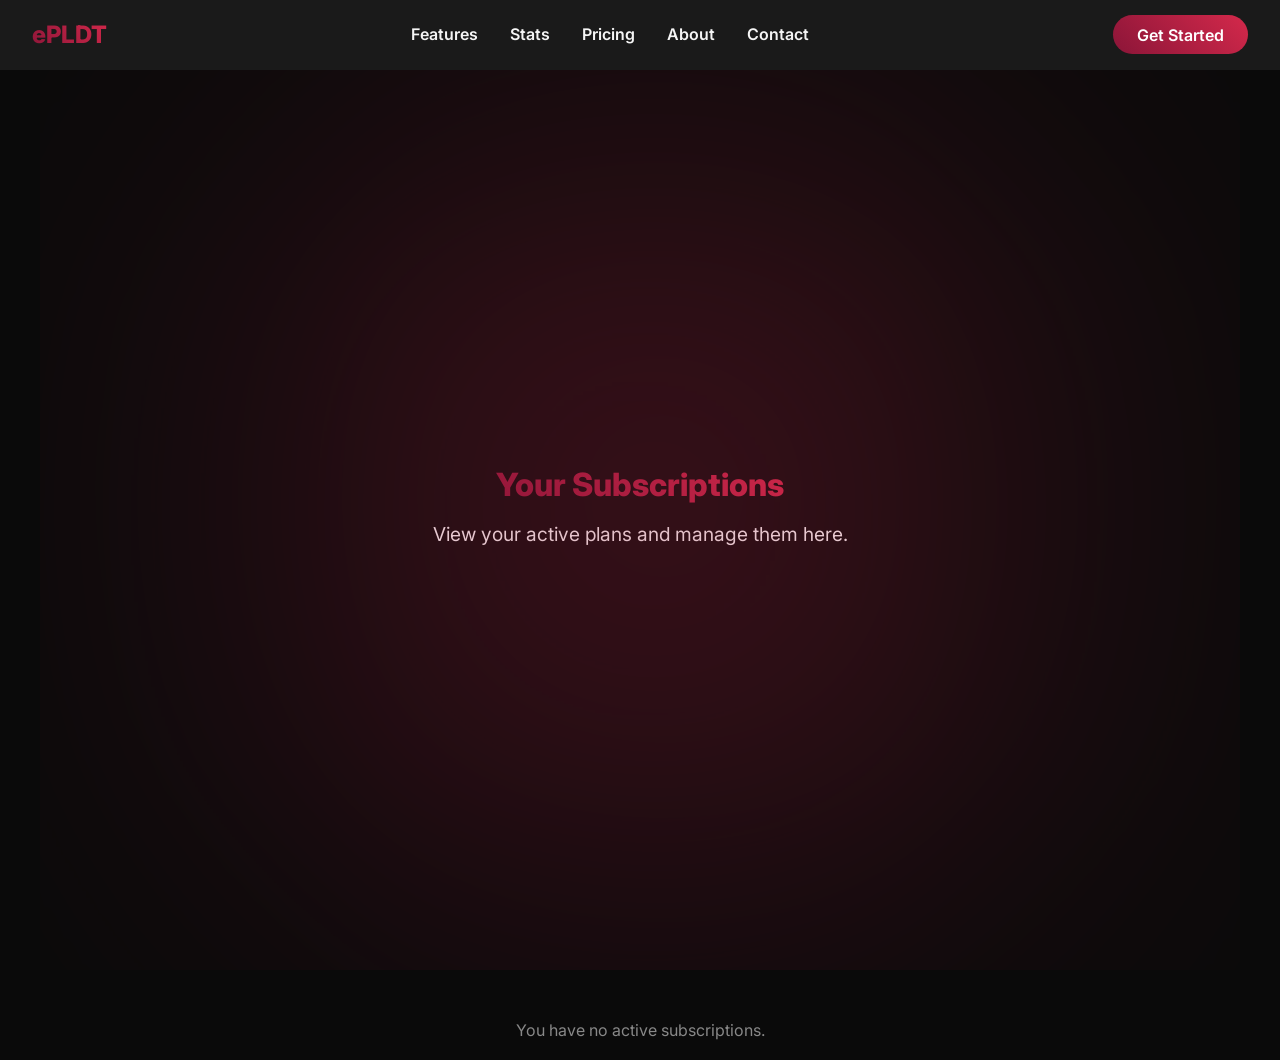
<file: subscriptions.html>
<!doctype html>
<html lang="en">
<head>
  <meta charset="UTF-8" />
  <meta name="viewport" content="width=device-width, initial-scale=1.0" />
  <link rel="icon" type="image/png" href="img/logo.png">
  <title>Subscriptions - ePLDT</title>
  <link href="https://fonts.googleapis.com/css2?family=Inter:wght@400;600;800&display=swap" rel="stylesheet" />
  <link rel="stylesheet" href="style.css" />
  <style>
    body { background-color: #0a0a0a; color: #f5f5f5; font-family: 'Inter', sans-serif; }
    .hero { text-align: center; padding: 2rem 1rem; }
    .hero__title { font-size: 2rem; color: #c92a2a; margin-bottom: 0.5rem; }
    .hero__subtitle { color: #f5f5f5; margin-bottom: 2rem; }
    .subscriptions-container { max-width: 900px; margin: auto; padding: 1rem; display: flex; flex-direction: column; gap: 1rem; }
    .subscription-card { background-color: #1a1a1a; border-left: 4px solid #c92a2a; padding: 1rem 1.5rem; border-radius: 8px; display: flex; justify-content: space-between; align-items: center; }
    .subscription-info { display: flex; flex-direction: column; gap: 0.25rem; }
    .subscription-plan { font-weight: 600; color: #ff4444; }
    .subscription-status { font-size: 0.9rem; color: #f5f5f5; }
    .btn-cancel { background-color: #8b1a1a; color: #f5f5f5; border: none; padding: 0.5rem 1rem; border-radius: 6px; cursor: pointer; transition: 0.2s; }
    .btn-cancel:hover { background-color: #ff4444; }
    .no-subscriptions { text-align: center; margin-top: 2rem; color: #888; }
  </style>
</head>
<body>
  <!-- Navbar -->
  <nav class="navbar">
    <a href="index.html"><div class="navbar__logo">ePLDT</div></a>
    <ul class="navbar__links">
      <li><a href="index.html#features" class="navbar__link">Features</a></li>
      <li><a href="index.html#stats" class="navbar__link">Stats</a></li>
      <li><a href="index.html#pricing" class="navbar__link">Pricing</a></li>
      <li><a href="about.html" class="navbar__link">About</a></li>
      <li><a href="contact.html" class="navbar__link">Contact</a></li>
    </ul>
    <div id="navUser"></div>
  </nav>

  <!-- Hero -->
  <section class="hero">
    <h1 class="hero__title">Your Subscriptions</h1>
    <p class="hero__subtitle">View your active plans and manage them here.</p>
  </section>

  <!-- Subscriptions -->
  <section class="subscriptions-container" id="subscriptionsContainer"></section>

  <script src="script.js"></script>
</body>
</html>
</file>
<file: style.css>
/* ===== Variables ===== */
:root {
  --color-bg: #0d0d0d;
  --color-surface: #1a1a1a;
  --color-primary: #8b1538;
  --color-accent: #d4294b;
  --color-text: #f5f5f5;
  --color-gradient: linear-gradient(45deg, #8b1538, #d4294b);
  --font-family: 'Inter', sans-serif;
  --transition-speed: 0.3s;
}

/* ===== Reset ===== */
* {
  margin: 0;
  padding: 0;
  box-sizing: border-box;
  scroll-behavior: smooth;
}

body {
  font-family: var(--font-family);
  background-color: var(--color-bg);
  color: var(--color-text);
  line-height: 1.6;
}

a {
  text-decoration: none;
  color: inherit;
}

img {
  max-width: 100%;
  display: block;
}

button {
  cursor: pointer;
  border: none;
  font-family: var(--font-family);
}

/* ===== Navbar ===== */
.navbar {
  display: flex;
  align-items: center;
  justify-content: space-between;
  padding: 1rem 2rem;
  background-color: var(--color-surface);
  position: sticky;
  top: 0;
  z-index: 100;
  flex-wrap: wrap;
  gap: 1rem;
}

.navbar__logo {
  font-weight: 800;
  cursor: pointer;
  font-size: 1.5rem;
  background: var(--color-gradient);
  -webkit-background-clip: text;
  -webkit-text-fill-color: transparent;
}

.navbar__links {
  display: flex;
  gap: 2rem;
  flex-wrap: wrap;
  list-style: none;
}

.navbar__link {
  font-weight: 600;
  transition: color var(--transition-speed);
}

.navbar__link:hover {
  color: var(--color-accent);
}

/* Navbar "Get Started" Button */
.navbar__button {
  padding: 0.6rem 1.5rem;
  font-weight: 600;
  border-radius: 50px;
  background: var(--color-gradient);
  color: #fff;
  text-align: center;
  transition: transform var(--transition-speed);
}

.navbar__button:hover {
  transform: scale(1.05);
}

/* Profile Menu */
.profile-menu {
  position: relative;
  display: inline-block;
}

/* Dropdown container */
.profile-dropdown {
  display: none; /* hidden by default */
  position: absolute;
  right: 0;
  background-color: #0a0a0a;
  border-radius: 12px;
  min-width: 160px;
  z-index: 1000;
  overflow: hidden;
  box-shadow: 0 4px 12px rgba(0,0,0,0.6);
}

/* Show dropdown when toggled */
.profile-dropdown.show {
  display: block;
}

/* Links inside dropdown */
.profile-dropdown a {
  display: block;
  padding: 10px 16px;
  font-size: 0.95rem;
  font-weight: 500;
  color: #f5f5f5;
  text-decoration: none;
  background: none;
}

/* Hover effect for dropdown links */
.profile-dropdown a:hover {
  background-color: #8b1a1a;
}

/* Profile Menu */
.profile-menu {
  position: relative;
  display: inline-block;
}

/* ===== Hero Section ===== */
.hero {
  position: relative;
  display: flex;
  flex-direction: column;
  align-items: center;
  justify-content: center;
  text-align: center;
  padding: 6rem 2rem;
  height: 100vh;
  overflow: hidden;
}

/* animated gradient background */
.hero::before {
  content: "";
  position: absolute;
  width: 600px;
  height: 600px;
  background: var(--color-gradient);
  filter: blur(200px);
  opacity: 0.4;
  animation: floatGlow 8s ease-in-out infinite;
}

@keyframes floatGlow {
  0% { transform: translate(-50px,-50px); }
  50% { transform: translate(50px,50px); }
  100% { transform: translate(-50px,-50px); }
}

.hero__title {
  font-size: 3rem;
  font-weight: 800;
  margin-bottom: 1rem;
  background: var(--color-gradient);
  -webkit-background-clip: text;
  -webkit-text-fill-color: transparent;
}

.hero__subtitle {
  font-size: 1.2rem;
  margin-bottom: 2rem;
  color: #ccc;
  max-width: 600px;
}

.hero__button {
  padding: 0.8rem 2rem;
  font-size: 1rem;
  font-weight: 600;
  background: var(--color-gradient);
  color: #fff;
  border-radius: 50px;
  transition: transform var(--transition-speed);
  z-index: 5;
}

.hero__button:hover {
  transform: scale(1.05);
}
.hero__icon{
  font-size:3rem;
  margin-bottom:20px;
  animation: float 3s ease-in-out infinite;
}

@keyframes float{
  0%{transform:translateY(0)}
  50%{transform:translateY(-10px)}
  100%{transform:translateY(0)}
}
/* ===== Sections ===== */
section {
  padding: 4rem 2rem;
  max-width: 1200px;
  margin: 0 auto;
}

.section__title {
  text-align: center;
  font-size: 2rem;
  font-weight: 700;
  margin-bottom: 2rem;
}

/* ===== Features ===== */
.features__grid {
  display: grid;
  grid-template-columns: repeat(auto-fit, minmax(250px, 1fr));
  gap: 2rem;
}

.feature-card {
  background-color: var(--color-surface);
  padding: 2rem;
  border-radius: 15px;
  text-align: center;
  transition: transform var(--transition-speed), box-shadow var(--transition-speed);
}

.feature-card:hover {
  transform: translateY(-10px);
  box-shadow: 0 10px 20px rgba(212, 41, 75, 0.4);
}

.feature-card__icon {
  font-size: 2.5rem;
  margin-bottom: 1rem;
  background: var(--color-gradient);
  -webkit-background-clip: text;
  -webkit-text-fill-color: transparent;
}

.feature-card__title {
  font-weight: 700;
  margin-bottom: 0.5rem;
  font-size: 1.2rem;
}

.feature-card__desc {
  font-size: 0.95rem;
  color: #ccc;
}

/* ===== Stats Section ===== */
.stats__grid {
  display: grid;
  grid-template-columns: repeat(auto-fit, minmax(200px, 1fr));
  gap: 2rem;
  text-align: center;
}

.stat-card {
  background-color: var(--color-surface);
  padding: 2rem;
  border-radius: 15px;
  transition: transform var(--transition-speed);
}

.stat-card:hover {
  transform: scale(1.05);
}

.stat-card__number {
  font-size: 2rem;
  font-weight: 800;
  background: var(--color-gradient);
  -webkit-background-clip: text;
  -webkit-text-fill-color: transparent;
  margin-bottom: 0.5rem;
}

.stat-card__label {
  color: #ccc;
  font-weight: 600;
}

/* ===== Pricing Section ===== */
.pricing__grid {
  display: grid;
  grid-template-columns: repeat(auto-fit, minmax(250px, 1fr));
  gap: 2rem;
}

.pricing-card {
  background-color: var(--color-surface);
  padding: 2rem;
  border-radius: 15px;
  text-align: center;
  transition: transform var(--transition-speed), box-shadow var(--transition-speed);
}

.pricing-card:hover {
  transform: translateY(-10px);
  box-shadow: 0 10px 20px rgba(212, 41, 75, 0.4);
}

.pricing-card__title {
  font-size: 1.3rem;
  font-weight: 700;
  margin-bottom: 0.5rem;
}

.pricing-card__price {
  font-size: 2rem;
  font-weight: 800;
  margin-bottom: 1rem;
  color: var(--color-accent);
}

.pricing-card__features {
  list-style: none;
  margin-bottom: 1.5rem;
  color: #ccc;
}

.pricing-card__features li {
  margin: 0.5rem 0;
}

.pricing-card__button {
  padding: 0.7rem 1.5rem;
  font-weight: 600;
  border-radius: 50px;
  background: var(--color-gradient);
  color: #fff;
  transition: transform var(--transition-speed);
}

.pricing-card__button:hover {
  transform: scale(1.05);
}

/* ===== Footer ===== */
.footer {
  background-color: var(--color-surface);
  padding: 4rem 2rem 2rem 2rem;
  display: flex;
  flex-wrap: wrap;
  gap: 2rem;
  justify-content: space-between;
}

.footer__section {
  flex: 1 1 200px;
  min-width: 200px;
}

.footer__title {
  font-weight: 700;
  margin-bottom: 1rem;
}

.footer__links,
.footer__contact,
.footer__faqs {
  list-style: none;
  padding: 0;
}

.footer__links li,
.footer__faqs li,
.footer__contact li {
  margin: 0.5rem 0;
  color: #ccc;
}

.footer__links a:hover,
.footer__faqs a:hover {
  color: var(--color-accent);
}

.footer__copyright {
  width: 100%;
  text-align: center;
  margin-top: 2rem;
  font-size: 0.9rem;
  color: #777;
}

/* ===== Fade-in Animation ===== */
.fade-in {
  opacity: 0;
  transform: translateY(20px);
  transition: opacity 0.8s ease-out, transform 0.8s ease-out;
}

.fade-in.appear {
  opacity: 1;
  transform: translateY(0);
}

/* Team member images in cards */
.feature-card__img {
  width: 100px;
  height: 100px;
  border-radius: 50%; /* circular images */
  object-fit: cover;
  margin-bottom: 1rem;
  border: 3px solid var(--color-accent);
  transition: transform var(--transition-speed);
}

.feature-card:hover .feature-card__img {
  transform: scale(1.05);
}

/* Contact Form */
.contact-form {
  display: flex;
  flex-direction: column;
  gap: 1rem;
  max-width: 600px;
  margin: 0 auto;
}

.contact-form input,
.contact-form textarea {
  padding: 0.8rem 1rem;
  border-radius: 10px;
  border: none;
  background-color: var(--color-surface);
  color: var(--color-text);
  font-family: var(--font-family);
  font-size: 1rem;
  resize: none;
  transition: border 0.3s;
}

.contact-form input:focus,
.contact-form textarea:focus {
  outline: none;
  border: 2px solid var(--color-accent);
}

.contact-form button {
  align-self: center;
  padding: 0.8rem 2rem;
  font-size: 1rem;
  font-weight: 600;
  border-radius: 50px;
  background: var(--color-gradient);
  color: #fff;
  cursor: pointer;
  transition: transform var(--transition-speed);
}

.contact-form button:hover {
  transform: scale(1.05);
}

/* FAQ Section */
.faq-container {
  max-width: 700px;
  margin: 0 auto;
  display: flex;
  flex-direction: column;
  gap: 1rem;
}

.faq-item {
  background-color: var(--color-surface);
  border-radius: 12px;
  overflow: hidden;
  transition: box-shadow var(--transition-speed);
}

.faq-item:hover {
  box-shadow: 0 5px 15px rgba(212,41,75,0.4);
}

.faq-question {
  background: none;
  color: var(--color-text);
  font-weight: 600;
  font-size: 1rem;
  padding: 1rem 1.5rem;
  text-align: left;
  width: 100%;
  border: none;
  cursor: pointer;
  display: flex;
  justify-content: space-between;
  align-items: center;
}

.faq-question::after {
  content: '+';
  font-size: 1.2rem;
  transition: transform var(--transition-speed);
}

.faq-question.active::after {
  content: '-';
  transform: rotate(180deg);
}

.faq-answer {
  max-height: 0;
  overflow: hidden;
  padding: 0 1.5rem;
  color: #ccc;
  transition: max-height 0.3s ease;
  font-size: 0.95rem;
  line-height: 1.5;
  margin-bottom: 1rem;
}

/* Auth Container */
.auth-container {
  max-width: 400px;
  margin: 2rem auto 4rem auto;
  padding: 2rem;
  background-color: var(--color-surface);
  border-radius: 15px;
  display: flex;
  flex-direction: column;
  gap: 1.5rem;
  box-shadow: 0 5px 20px rgba(212,41,75,0.2);
}

/* Toggle Buttons */
.auth-toggle {
  display: flex;
  justify-content: center;
  gap: 1rem;
  margin-bottom: 1rem;
}

.toggle-btn {
  padding: 0.5rem 2rem;
  border: none;
  border-radius: 50px;
  background-color: #2a2a2a;
  color: var(--color-text);
  font-weight: 600;
  cursor: pointer;
  transition: all 0.3s;
}

.toggle-btn.active {
  background: var(--color-gradient);
  color: #fff;
}

/* Auth Forms */
.auth-form {
  display: none;
  flex-direction: column;
  gap: 1rem;
}

.auth-form.active {
  display: flex;
}

.auth-form input {
  padding: 0.8rem 1rem;
  border-radius: 50px;
  border: none;
  background-color: #1a1a1a;
  color: var(--color-text);
  font-size: 1rem;
}

.auth-form input::placeholder {
  color: #aaa;
}

.auth-form button {
  padding: 0.8rem 1rem;
  border-radius: 50px;
  border: none;
  background: var(--color-gradient);
  color: #fff;
  font-weight: 600;
  cursor: pointer;
  transition: transform 0.3s;
}

.auth-form button:hover {
  transform: scale(1.05);
}

/* Checkout Form */
.checkout-container {
  max-width: 500px;
  margin: 2rem auto 4rem auto;
  padding: 2rem;
  background-color: var(--color-surface);
  border-radius: 15px;
  display: flex;
  flex-direction: column;
  gap: 1.5rem;
  box-shadow: 0 5px 20px rgba(212,41,75,0.2);
}

.payment-select {
  padding: 0.8rem 1rem;
  border-radius: 50px;
  border: none;
  background-color: #1a1a1a;
  color: var(--color-text);
  font-size: 1rem;
  margin-bottom: 1rem;
}

.payment-form {
  display: none;
  flex-direction: column;
  gap: 1rem;
}

.payment-form.active {
  display: flex;
}

.payment-form input {
  padding: 0.8rem 1rem;
  border-radius: 50px;
  border: none;
  background-color: #0f0f0f;
  color: var(--color-text);
  font-size: 1rem;
}

.payment-form input::placeholder {
  color: #aaa;
}

.payment-form button {
  padding: 0.8rem 1rem;
  border-radius: 50px;
  border: none;
  background: var(--color-gradient);
  color: #fff;
  font-weight: 600;
  cursor: pointer;
  transition: transform 0.3s;
}

.payment-form button:hover {
  transform: scale(1.05);
}

/* Plan Summary */
.plan-summary {
  background-color: #1a1a1a;
  padding: 1rem 1.5rem;
  border-radius: 12px;
  margin-bottom: 1.5rem;
  color: #ccc;
}

.plan-summary strong {
  color: var(--color-accent);
}

/* Receipt Card */
.receipt-card {
  background-color: #1a1a1a;
  padding: 1.5rem;
  border-radius: 12px;
  color: #ccc;
  display: flex;
  flex-direction: column;
  gap: 0.8rem;
  margin-bottom: 1.5rem;
}

.receipt-card strong {
  color: var(--color-accent);
}

@media (max-width:768px){
  .receipt-card {
    font-size: 0.95rem;
  }
}

/* ===== Fixed Responsive Navbar Button ===== */
@media (max-width: 768px) {
  .navbar {
    padding: 1rem;
    position: relative;
  }

  .navbar__links {
    gap: 1rem;
    flex-wrap: wrap;
    justify-content: center;
    width: 100%;
  }

  /* Unified button styling for both logged in and logged out states */
  .navbar__button,
  .profile-menu {
   
    margin-top: 0.5rem;
  }

  .profile-menu {
    display: block;
  }

  .profile-menu .navbar__button {
    width: 100%;
    text-align: center;
    margin-top: 0;
  }

  .profile-dropdown {
    width: 100%;
    position: absolute;
    left: 0;
    right: 0;
  }

  .hero__title {
    font-size: 2.2rem;
  }

  .hero__subtitle {
    font-size: 1rem;
  }
}

@media (max-width: 500px) {
  .navbar__links {
    display: none;
  }
  
  /* Keep buttons full width on very small screens */
  .navbar__button,
  .profile-menu {
    width: 100%;
  }
  
  .profile-menu .navbar__button {
    width: 100%;
  }
}
</file>
